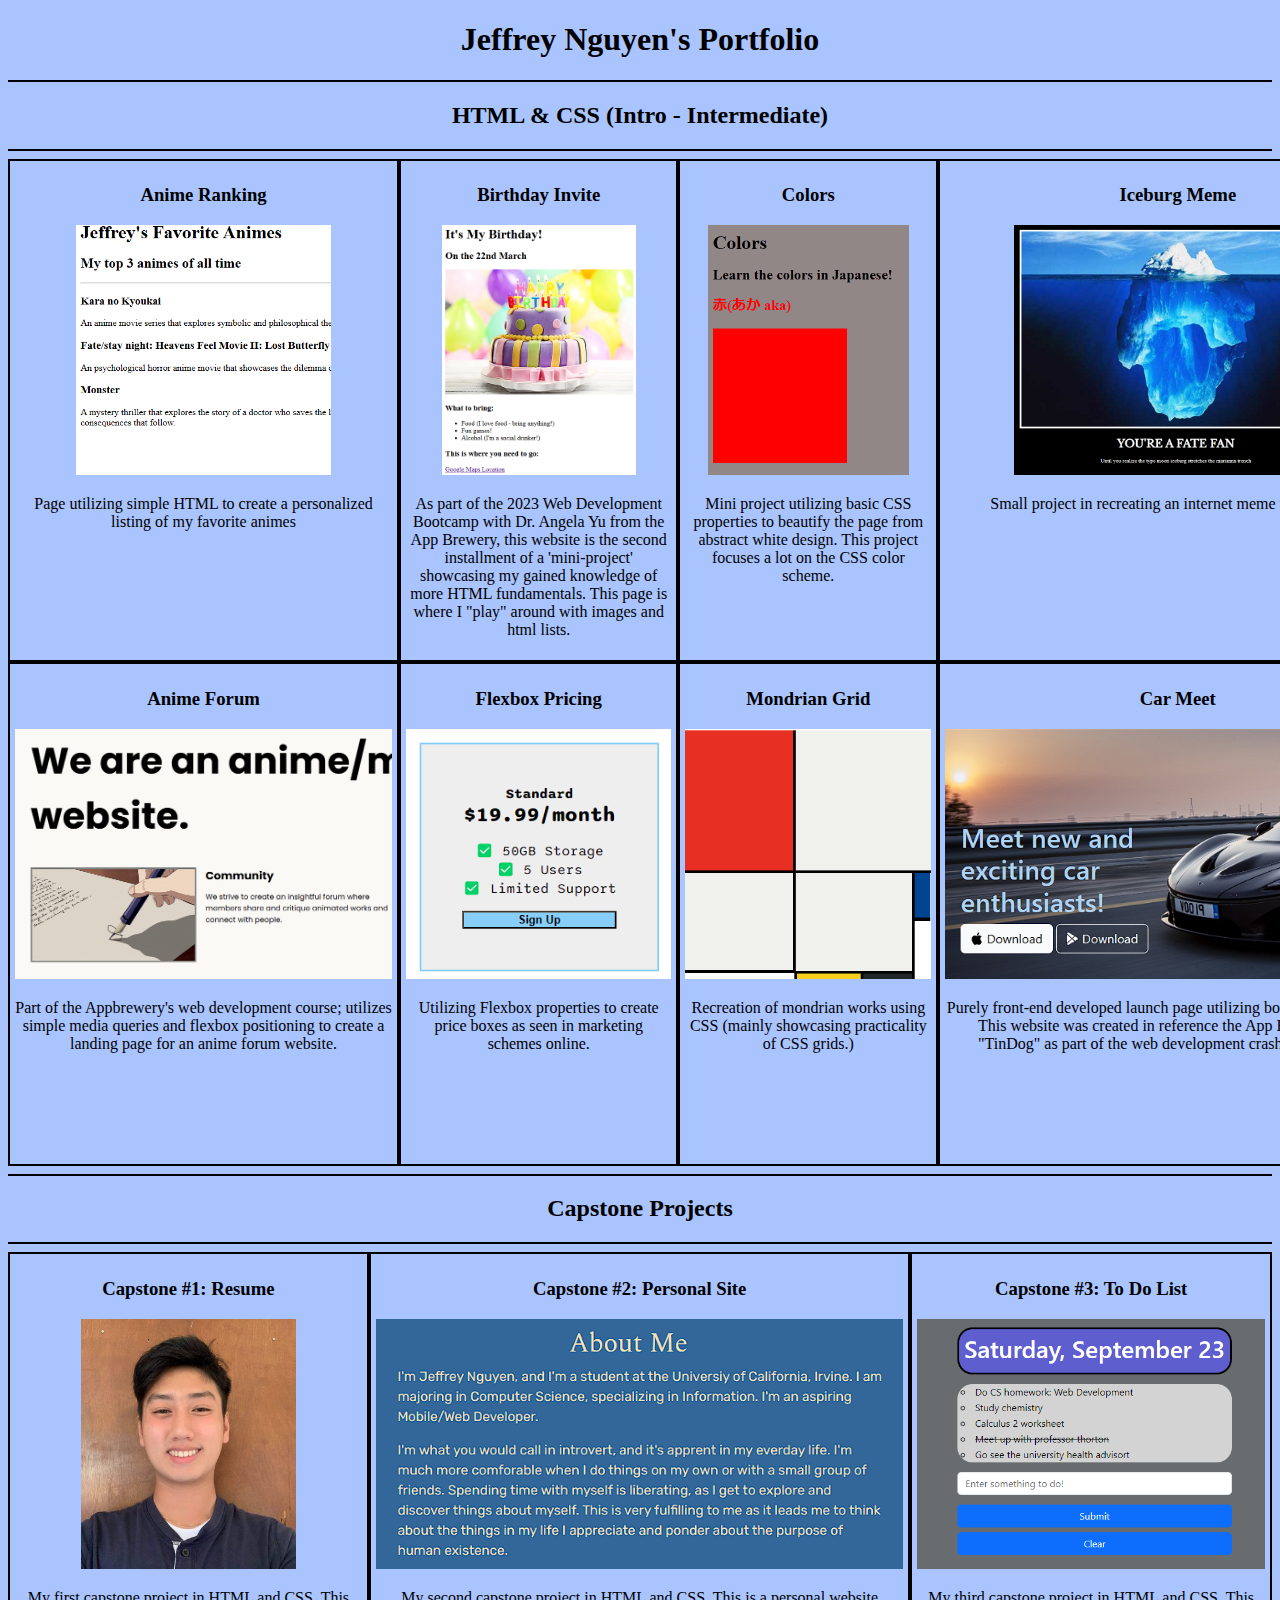
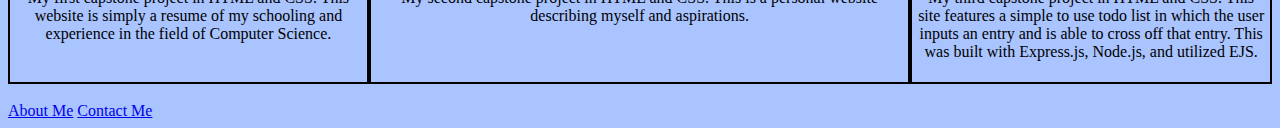
<file: index.html>
<!-- TODO 1: Create the HTML Boilerplate -->
<!DOCTYPE html>
<html lang="en" dir="ltr">
  <head>
    <meta charset="utf-8">
    <title>Jeffrey's Portfolio</title>
  
    <link rel="stylesheet" href="css/styles.css">
  </head>
  <body>
    <div id="top-nav">
      <h1 id="port_title">Jeffrey Nguyen's Portfolio</h1>
    </div>
    <hr>
    <h2>HTML & CSS (Intro - Intermediate)</h2>
    <hr>

    <section id="htmlCSS">
        <!-- <div class="grid1-item">
        </div> -->

        <div class="grid1-item">
          <h3>Anime Ranking</h3>
          <a href="projects/Favorite Animes/index.html"><img src="assets/images/anime-ranking.png" height="250px"></a>
          <p>Page utilizing simple HTML to create a personalized listing of my favorite animes</p>
        </div>

        <div class="grid1-item">
          <h3>Birthday Invite</h3>
          <a href="projects/3.4 Birthday Invite Project/index.html"><img src="assets/images/birthday-invite.png" height="250px"></a>
          <p>As part of the 2023 Web Development Bootcamp with Dr. Angela Yu from the App Brewery, this website is the second installment of a 'mini-project' showcasing my gained knowledge of more HTML fundamentals. This page is where I "play" around with images and html lists.</p>
        </div>

        <div class="grid1-item">
          <h3>Colors</h3>
          <a href="projects/5.4 Color Vocab Project/index.html"><img src="assets/images/japanese-vocab.png" height="250px"></a>
          <p>Mini project utilizing basic CSS properties to beautify the page from abstract white design. This project focuses a lot on the CSS color scheme.</p>
        </div>

        <div class="grid1-item">
          <h3>Iceburg Meme</h3>
          <a href="projects/memeProject/index.html"><img src="assets/images/iceburg-meme.png" height="250px"></a>
          <p>Small project in recreating an internet meme utilizing CSS</p>
        </div>

        <div class="grid1-item">
          <h3>Anime Forum</h3>
          <a href="projects/forumProject/index.html"><img src="assets/images/forum.png" height="250px"></a>
          <p>Part of the Appbrewery's web development course; utilizes simple media queries and flexbox positioning to create a landing page for an anime forum website. </p>
        </div>

        <div class="grid1-item">
          <h3>Flexbox Pricing</h3>
          <a href="projects/9.4 Flexbox Pricing Table Project/index.html"><img src="assets/images/pricing.png" height="250px"></a>
          <p>Utilizing Flexbox properties to create price boxes as seen in marketing schemes online.</p>
        </div>

        <div class="grid1-item">
          <h3>Mondrian Grid</h3>
          <a href="projects/10.3 Mondrian Project/index.html"><img src="assets/images/mondorian.png" height="250px"></a>
          <p>Recreation of mondrian works using CSS (mainly showcasing practicality of CSS grids.)</p>
        </div>

        <div class="grid1-item">
          <h3>Car Meet</h3>
          <a href="https://jeffreen0322.github.io/CarMeet/"><img src="assets/images/carMeet.png" height="250px"></a>
          <p>Purely front-end developed launch page utilizing bootstrap components. This website was created in reference the App Brewery's (AB) "TinDog" as part of the web development crash course by AB.</p>
        </div>  
    </section>

    <hr>
    <h2>Capstone Projects</h2>
    <hr>  

    <section id="capstone">
      <div class="grid2-item">
        <h3>Capstone #1: Resume</h3>
        <a href="https://jeffreen0322.github.io/cv/"><img src="assets/images/jeff.jpg" height="250px"></a>
        <p>My first capstone project in HTML and CSS. This website is simply a resume of my schooling and experience in the field of Computer Science.</p>
      </div>
      <div class="grid2-item">
        <h3>Capstone #2: Personal Site</h3>
        <a href="https://jeffreen0322.github.io/personal-site/"><img src="assets/images/personal.png" height="250px"></a>
        <p>My second capstone project in HTML and CSS. This is a personal website describing myself and aspirations.</p>
      </div>
      <div class="grid2-item">
        <h3>Capstone #3: To Do List</h3>
        <a href="https://github.com/jeffreen0322/todoList"><img src="assets/images/todoList.png" height="250px"></a>
        <p>My third capstone project in HTML and CSS. This site features a simple to use todo list in which the user inputs an entry and is able to cross off that entry. This was built with Express.js, Node.js, and utilized EJS.</p>
      </div>
    </section> 
    <div id="links">
      <br>
      <a href="https://jeffreen0322.github.io/cv/">About Me</a>
      <a href="https://jeffreen0322.github.io/cv/contact.html">Contact Me</a>
    </div>
  </body>
</html>
</file>
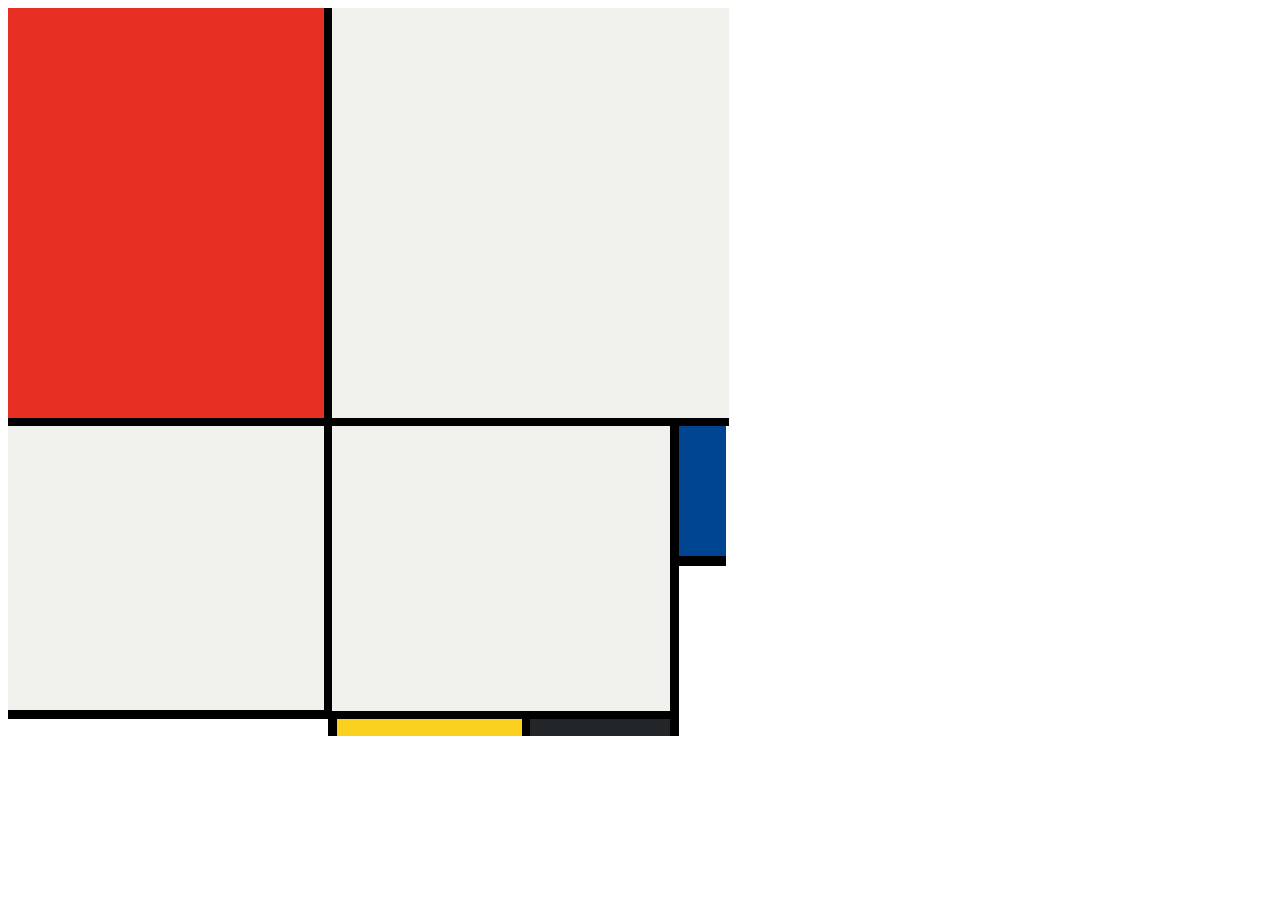
<file: projects/10.3 Mondrian Project/index.html>
<!DOCTYPE html>
<html lang="en">

<head>
  <meta charset="UTF-8">
  <meta name="viewport" content="width=device-width, initial-scale=1.0">
  <title>Mondrian Project</title>
  <style>
    /* 
    Write your CSS here 
    Gap Colour: #000
    White: #F0F1EC
    Red: #E72F24
    Black: #232629
    Blue: #004592
    Yellow: #F9D01E

    For dimensions, see dimensions.png image.
    HINT: Remember you can't change the properties of grid lines.
    But grid lines are transparent!
    */

    .container {
      display: grid;
      grid-template-rows: 414px auto 20px;
      grid-template-columns: 320px 401px;
      height: 748px;
      width: 748px;
    }

    .one-red {
      background-color: #E72F24;
      border-right: 4.5px solid #000;
      border-bottom: 4.5px solid #000;
    }

    .two-white {
      background-color: #F0F1EC;
      border-left: 4.5px solid #000;
      border-bottom: 4.5px solid #000;
    }

    .three-white {
      background-color: #F0F1EC;
      height: 284px;
      border-top: 4.5px solid #000;
      border-right: 4.5px solid #000;
      border-bottom: 9px solid #000;
    }

    .four-white {
      display: grid;
      grid-template-rows: 285px;
      grid-template-columns: 351px 50px;
      border-top: 4.5px solid #000;
    }

    .fourA-white {
      display: grid;
      grid-template-rows: 285px;
      background-color: #F0F1EC;
      border-right: 9px solid #000;
      border-left: 4.5px solid #000;
    }

    .yellow-black {
      display: grid;
      grid-template-columns: 198px 153px;
      border-top: 4.5px solid #000;
    }

    .yellow {
      background-color: #F9D01E;
      border-top: 4.5px solid #000;
      border-left: 9px solid #000;
      border-right: 4.5px solid #000;
    }

    .black {
      background-color: #232629;
      border-top: 4.5px solid #000;
      border-left: 4.5px solid #000;
      border-right: 9px solid #000;
    }

    .blue {
      background-color: #004592;
      border-bottom: 10px solid #000;
      height: 130px;
      width: 46.5px;
    }

  </style>
</head>

<body>
  <!-- Write your HTML here -->
  <div class="container">
    <div class="grid-box one-red"></div>
    <div class="grid-box two-white"></div>
    <div class="grid-box three-white"></div>
    <div class="grid-box four-white">
      <div class="sub-grid fourA-white"></div>
      <div class="sub-grid blue"></div>
        <div class="sub-grid yellow-black">
          <div class="yellow"></div>
          <div class="black"></div>
        </div>
    </div>
  </div>
</body>

</html>
</file>
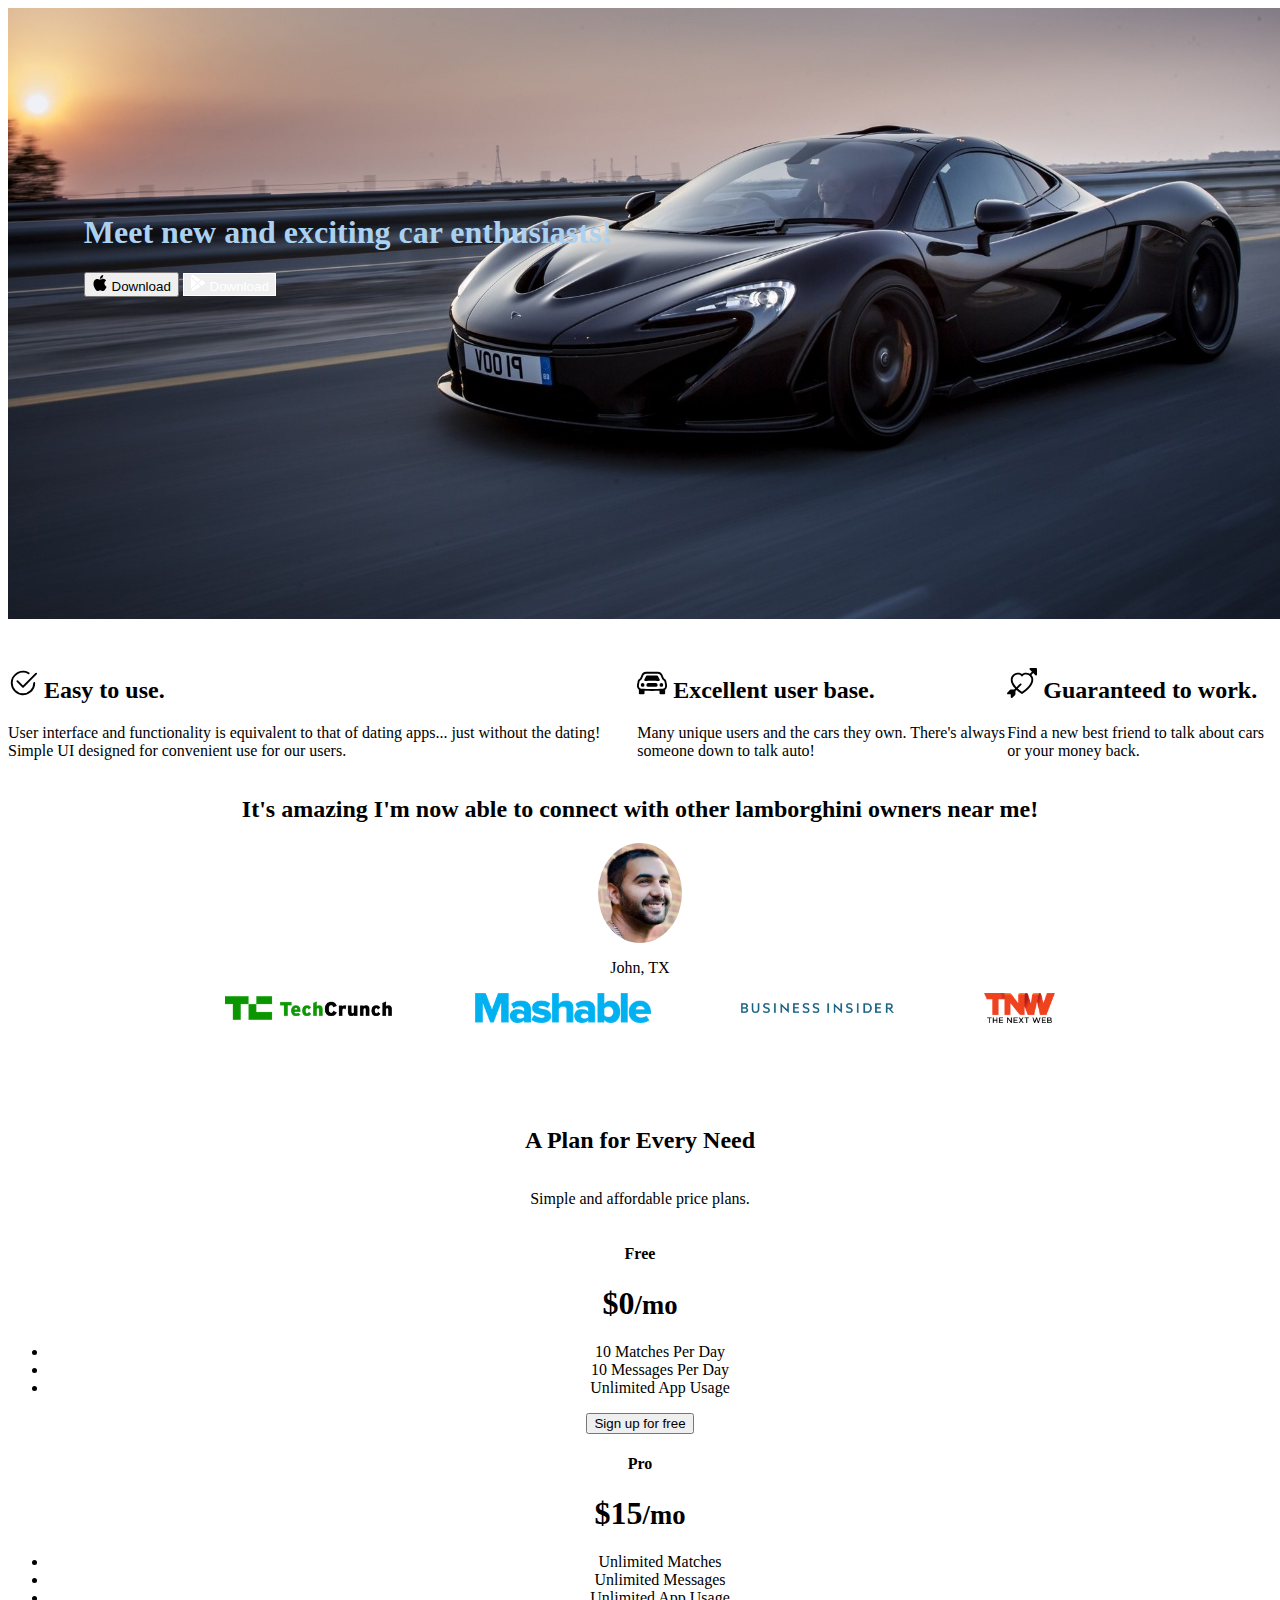
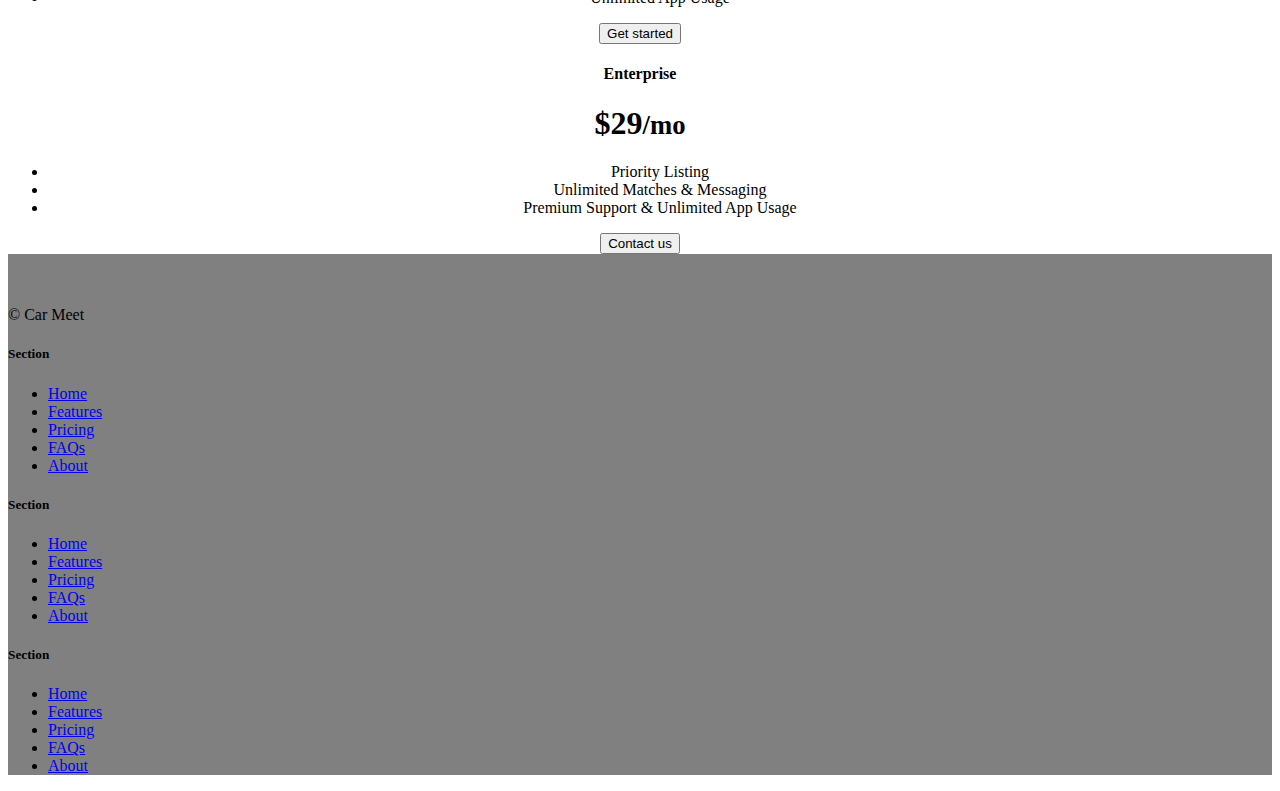
<file: projects/11.3/index.html>
<!DOCTYPE html>
<html lang="en">

<head>
  <meta charset="UTF-8">
  <meta name="viewport" content="width=device-width, initial-scale=1.0">
  
  <link href="https://cdn.jsdelivr.net/npm/bootstrap@5.3.0-alpha2/dist/css/bootstrap.min.css" rel="stylesheet"
    integrity="sha384-aFq/bzH65dt+w6FI2ooMVUpc+21e0SRygnTpmBvdBgSdnuTN7QbdgL+OapgHtvPp" crossorigin="anonymous">
  
  <link href="styles/style.css" rel="stylesheet" />

  <title>Car Meet</title>
</head>

<body>

  <!-- Title -->
  <section id="title">
    <div class="col-xl-6 col-lg-6 col-md-5 col-sm-6 background-landing">
      <img class="background-img" src="images/background.jpg">
      <div class="download-icons">
        <h1 id="car-header-caption">Meet new and exciting car enthusiasts!</h1>
        <div class="download-buttons">
          <button type="button" class="btn btn-light">
            <svg xmlns="http://www.w3.org/2000/svg" width="16" height="16" fill="currentColor" class="bi bi-apple mb-1" viewBox="0 0 16 16">
              <path d="M11.182.008C11.148-.03 9.923.023 8.857 1.18c-1.066 1.156-.902 2.482-.878 2.516.024.034 1.52.087 2.475-1.258.955-1.345.762-2.391.728-2.43Zm3.314 11.733c-.048-.096-2.325-1.234-2.113-3.422.212-2.189 1.675-2.789 1.698-2.854.023-.065-.597-.79-1.254-1.157a3.692 3.692 0 0 0-1.563-.434c-.108-.003-.483-.095-1.254.116-.508.139-1.653.589-1.968.607-.316.018-1.256-.522-2.267-.665-.647-.125-1.333.131-1.824.328-.49.196-1.422.754-2.074 2.237-.652 1.482-.311 3.83-.067 4.56.244.729.625 1.924 1.273 2.796.576.984 1.34 1.667 1.659 1.899.319.232 1.219.386 1.843.067.502-.308 1.408-.485 1.766-.472.357.013 1.061.154 1.782.539.571.197 1.111.115 1.652-.105.541-.221 1.324-1.059 2.238-2.758.347-.79.505-1.217.473-1.282Z" />
            </svg>
            Download</button>
            <button type="button" class="btn btn-outline-primary">
            <svg xmlns="http://www.w3.org/2000/svg" width="16" height="16" fill="currentColor" class="bi bi-google-play mb-1" viewBox="0 0 16 16">
              <path d="M14.222 9.374c1.037-.61 1.037-2.137 0-2.748L11.528 5.04 8.32 8l3.207 2.96 2.694-1.586Zm-3.595 2.116L7.583 8.68 1.03 14.73c.201 1.029 1.36 1.61 2.303 1.055l7.294-4.295ZM1 13.396V2.603L6.846 8 1 13.396ZM1.03 1.27l6.553 6.05 3.044-2.81L3.333.215C2.39-.341 1.231.24 1.03 1.27Z" />
            </svg>
            Download</button>
        </div>
      </div>
      <img class="profile-pic" src="images/man-hood.png">
    </div>
  </section>
  <!-- Features -->
  <section id="features">
    <div class="row g-4 py-5 row-cols-1 row-cols-lg-3 feat">
      <div class="col d-flex align-items-start">
        <div class="icon-square bg-light text-dark flex-shrink-0 me-3">
          <svg class="bi" width="1em" height="1em"><use xlink:href="#toggles2"></use></svg>
        </div>
        <div>
          <h2>
            <svg xmlns="http://www.w3.org/2000/svg" height="30" fill="currentColor" class="bi bi-check2-circle" viewBox="0 0 16 16">
            <path d="M2.5 8a5.5 5.5 0 0 1 8.25-4.764.5.5 0 0 0 .5-.866A6.5 6.5 0 1 0 14.5 8a.5.5 0 0 0-1 0 5.5 5.5 0 1 1-11 0z" />
            <path d="M15.354 3.354a.5.5 0 0 0-.708-.708L8 9.293 5.354 6.646a.5.5 0 1 0-.708.708l3 3a.5.5 0 0 0 .708 0l7-7z" />
            </svg>
            Easy to use.
          </h2>
          <p>User interface and functionality is equivalent to that of dating apps... just without the dating! Simple UI designed for convenient use for our users.</p>
        </div>
      </div>
      <div class="col d-flex align-items-start">
        <div class="icon-square bg-light text-dark flex-shrink-0 me-3">
          <svg class="bi" width="1em" height="1em"><use xlink:href="#cpu-fill"></use></svg>
        </div>
        <div>
          <h2>
            <svg xmlns="http://www.w3.org/2000/svg" width="30" height="30" fill="currentColor" class="bi bi-car-front" viewBox="0 0 16 16">
              <path d="M4 9a1 1 0 1 1-2 0 1 1 0 0 1 2 0Zm10 0a1 1 0 1 1-2 0 1 1 0 0 1 2 0ZM6 8a1 1 0 0 0 0 2h4a1 1 0 1 0 0-2H6ZM4.862 4.276 3.906 6.19a.51.51 0 0 0 .497.731c.91-.073 2.35-.17 3.597-.17 1.247 0 2.688.097 3.597.17a.51.51 0 0 0 .497-.731l-.956-1.913A.5.5 0 0 0 10.691 4H5.309a.5.5 0 0 0-.447.276Z"/>
              <path d="M2.52 3.515A2.5 2.5 0 0 1 4.82 2h6.362c1 0 1.904.596 2.298 1.515l.792 1.848c.075.175.21.319.38.404.5.25.855.715.965 1.262l.335 1.679c.033.161.049.325.049.49v.413c0 .814-.39 1.543-1 1.997V13.5a.5.5 0 0 1-.5.5h-2a.5.5 0 0 1-.5-.5v-1.338c-1.292.048-2.745.088-4 .088s-2.708-.04-4-.088V13.5a.5.5 0 0 1-.5.5h-2a.5.5 0 0 1-.5-.5v-1.892c-.61-.454-1-1.183-1-1.997v-.413a2.5 2.5 0 0 1 .049-.49l.335-1.68c.11-.546.465-1.012.964-1.261a.807.807 0 0 0 .381-.404l.792-1.848ZM4.82 3a1.5 1.5 0 0 0-1.379.91l-.792 1.847a1.8 1.8 0 0 1-.853.904.807.807 0 0 0-.43.564L1.03 8.904a1.5 1.5 0 0 0-.03.294v.413c0 .796.62 1.448 1.408 1.484 1.555.07 3.786.155 5.592.155 1.806 0 4.037-.084 5.592-.155A1.479 1.479 0 0 0 15 9.611v-.413c0-.099-.01-.197-.03-.294l-.335-1.68a.807.807 0 0 0-.43-.563 1.807 1.807 0 0 1-.853-.904l-.792-1.848A1.5 1.5 0 0 0 11.18 3H4.82Z"/>
            </svg>
            Excellent user base.
          </h2>
          <p>Many unique users and the cars they own. There's always someone down to talk auto!</p>
        </div>
      </div>
      <div class="col d-flex align-items-start">
        <div class="icon-square bg-light text-dark flex-shrink-0 me-3">
          <svg class="bi" width="1em" height="1em"><use xlink:href="#tools"></use></svg>
        </div>
        <div>
          <h2>
            <svg xmlns="http://www.w3.org/2000/svg" height="30" fill="currentColor" class="bi bi-arrow-through-heart" viewBox="0 0 16 16">
              <path fill-rule="evenodd" d="M2.854 15.854A.5.5 0 0 1 2 15.5V14H.5a.5.5 0 0 1-.354-.854l1.5-1.5A.5.5 0 0 1 2 11.5h1.793l.53-.53c-.771-.802-1.328-1.58-1.704-2.32-.798-1.575-.775-2.996-.213-4.092C3.426 2.565 6.18 1.809 8 3.233c1.25-.98 2.944-.928 4.212-.152L13.292 2 12.147.854A.5.5 0 0 1 12.5 0h3a.5.5 0 0 1 .5.5v3a.5.5 0 0 1-.854.354L14 2.707l-1.006 1.006c.236.248.44.531.6.845.562 1.096.585 2.517-.213 4.092-.793 1.563-2.395 3.288-5.105 5.08L8 13.912l-.276-.182a21.86 21.86 0 0 1-2.685-2.062l-.539.54V14a.5.5 0 0 1-.146.354l-1.5 1.5Zm2.893-4.894A20.419 20.419 0 0 0 8 12.71c2.456-1.666 3.827-3.207 4.489-4.512.679-1.34.607-2.42.215-3.185-.817-1.595-3.087-2.054-4.346-.761L8 4.62l-.358-.368c-1.259-1.293-3.53-.834-4.346.761-.392.766-.464 1.845.215 3.185.323.636.815 1.33 1.519 2.065l1.866-1.867a.5.5 0 1 1 .708.708L5.747 10.96Z" />
            </svg>
            Guaranteed to work.
          </h2>
          <p>Find a new best friend to talk about cars or your money back.</p>
        </div>
      </div>
    </div>
  </section>
  <!-- Testimonial -->
  <section id="testimonial">
    <h2>It's amazing I'm now able to connect with other lamborghini owners near me!</h2>
    <img src="images/man-smile.jpg">
    <p>John, TX</p>

    <div class="endorsements">
      <div class="col-lg-3 col-sm-12">
        <img src="./images/techcrunch.png" alt="techcrunch" height="30">
      </div>
      <div class="col-lg-3 col-sm-12">
        <img src="./images/mashable.png" alt="mashable" height="30">
      </div>
      <div class="col-lg-3 col-sm-12">
        <img src="./images/bizinsider.png" alt="bizinsider" height="30">
      </div>
      <div class="col-lg-3 col-sm-12">
        <img src="./images/tnw.png" alt="tnw" height="30">
      </div>
    </div>  
  </section>
  <!-- Pricing -->
  <section id="pricing">
    <h2>A Plan for Every Need</h2>
    <p>Simple and affordable price plans.</p>
    
    <div class="row row-cols-1 row-cols-md-3 mb-3 text-center">
      <div class="col">
        <div class="card mb-4 rounded-3 shadow-sm">
          <div class="card-header py-3">
            <h4 class="my-0 fw-normal">Free</h4>
          </div>
          <div class="card-body">
            <h1 class="card-title pricing-card-title">$0<small class="text-muted fw-light">/mo</small></h1>
            <ul class="list-unstyled mt-3 mb-4">
              <li>10 Matches Per Day</li>
              <li>10 Messages Per Day</li>
              <li>Unlimited App Usage</li>
            </ul>
            <button type="button" class="w-100 btn btn-lg btn-primary bg-light outline-dark text-dark">Sign up for free</button>
          </div>
        </div>
      </div>
      <div class="col">
        <div class="card mb-4 rounded-3 shadow-sm">
          <div class="card-header py-3 bg-dark text-white">
            <h4 class="my-0 fw-normal">Pro</h4>
          </div>
          <div class="card-body">
            <h1 class="card-title pricing-card-title">$15<small class="text-muted fw-light">/mo</small></h1>
            <ul class="list-unstyled mt-3 mb-4">
              <li>Unlimited Matches</li>
              <li>Unlimited Messages</li>
              <li>Unlimited App Usage</li>
            </ul>
            <button type="button" class="w-100 btn btn-lg btn-primary bg-dark">Get started</button>
          </div>
        </div>
      </div>
      <div class="col">
        <div class="card mb-4 rounded-3 shadow-sm border-primary">
          <div class="card-header py-3 text-dark border-primary">
            <h4 class="my-0 fw-normal">Enterprise</h4>
          </div>
          <div class="card-body">
            <h1 class="card-title pricing-card-title">$29<small class="text-muted fw-light">/mo</small></h1>
            <ul class="list-unstyled mt-3 mb-4">
              <li>Priority Listing</li>
              <li>Unlimited Matches & Messaging</li>
              <li>Premium Support & Unlimited App Usage</li>
            </ul>
            <button type="button" class="w-100 btn btn-lg btn-primary bg-dark">Contact us</button>
          </div>
        </div>
      </div>
    </div>

  </section>
  <!-- Footer -->
  <section id="footer">
    <div class="container">
      <footer class="row row-cols-1 row-cols-sm-2 row-cols-md-5 py-5 my-5 border-top">
        <div class="col mb-3">
          <a href="/" class="d-flex align-items-center mb-3 link-dark text-decoration-none">
            <svg class="bi me-2" width="40" height="32"><use xlink:href="#bootstrap"></use></svg>
          </a>
          <p class="text-muted">© Car Meet</p>
        </div>
    
        <div class="col mb-3">
    
        </div>
    
        <div class="col mb-3">
          <h5>Section</h5>
          <ul class="nav flex-column">
            <li class="nav-item mb-2"><a href="#" class="nav-link p-0 text-muted">Home</a></li>
            <li class="nav-item mb-2"><a href="#" class="nav-link p-0 text-muted">Features</a></li>
            <li class="nav-item mb-2"><a href="#" class="nav-link p-0 text-muted">Pricing</a></li>
            <li class="nav-item mb-2"><a href="#" class="nav-link p-0 text-muted">FAQs</a></li>
            <li class="nav-item mb-2"><a href="#" class="nav-link p-0 text-muted">About</a></li>
          </ul>
        </div>
    
        <div class="col mb-3">
          <h5>Section</h5>
          <ul class="nav flex-column">
            <li class="nav-item mb-2"><a href="#" class="nav-link p-0 text-muted">Home</a></li>
            <li class="nav-item mb-2"><a href="#" class="nav-link p-0 text-muted">Features</a></li>
            <li class="nav-item mb-2"><a href="#" class="nav-link p-0 text-muted">Pricing</a></li>
            <li class="nav-item mb-2"><a href="#" class="nav-link p-0 text-muted">FAQs</a></li>
            <li class="nav-item mb-2"><a href="#" class="nav-link p-0 text-muted">About</a></li>
          </ul>
        </div>
    
        <div class="col mb-3">
          <h5>Section</h5>
          <ul class="nav flex-column">
            <li class="nav-item mb-2"><a href="#" class="nav-link p-0 text-muted">Home</a></li>
            <li class="nav-item mb-2"><a href="#" class="nav-link p-0 text-muted">Features</a></li>
            <li class="nav-item mb-2"><a href="#" class="nav-link p-0 text-muted">Pricing</a></li>
            <li class="nav-item mb-2"><a href="#" class="nav-link p-0 text-muted">FAQs</a></li>
            <li class="nav-item mb-2"><a href="#" class="nav-link p-0 text-muted">About</a></li>
          </ul>
        </div>
      </footer>
    </div>
  </section>
</body>

</html>
</file>
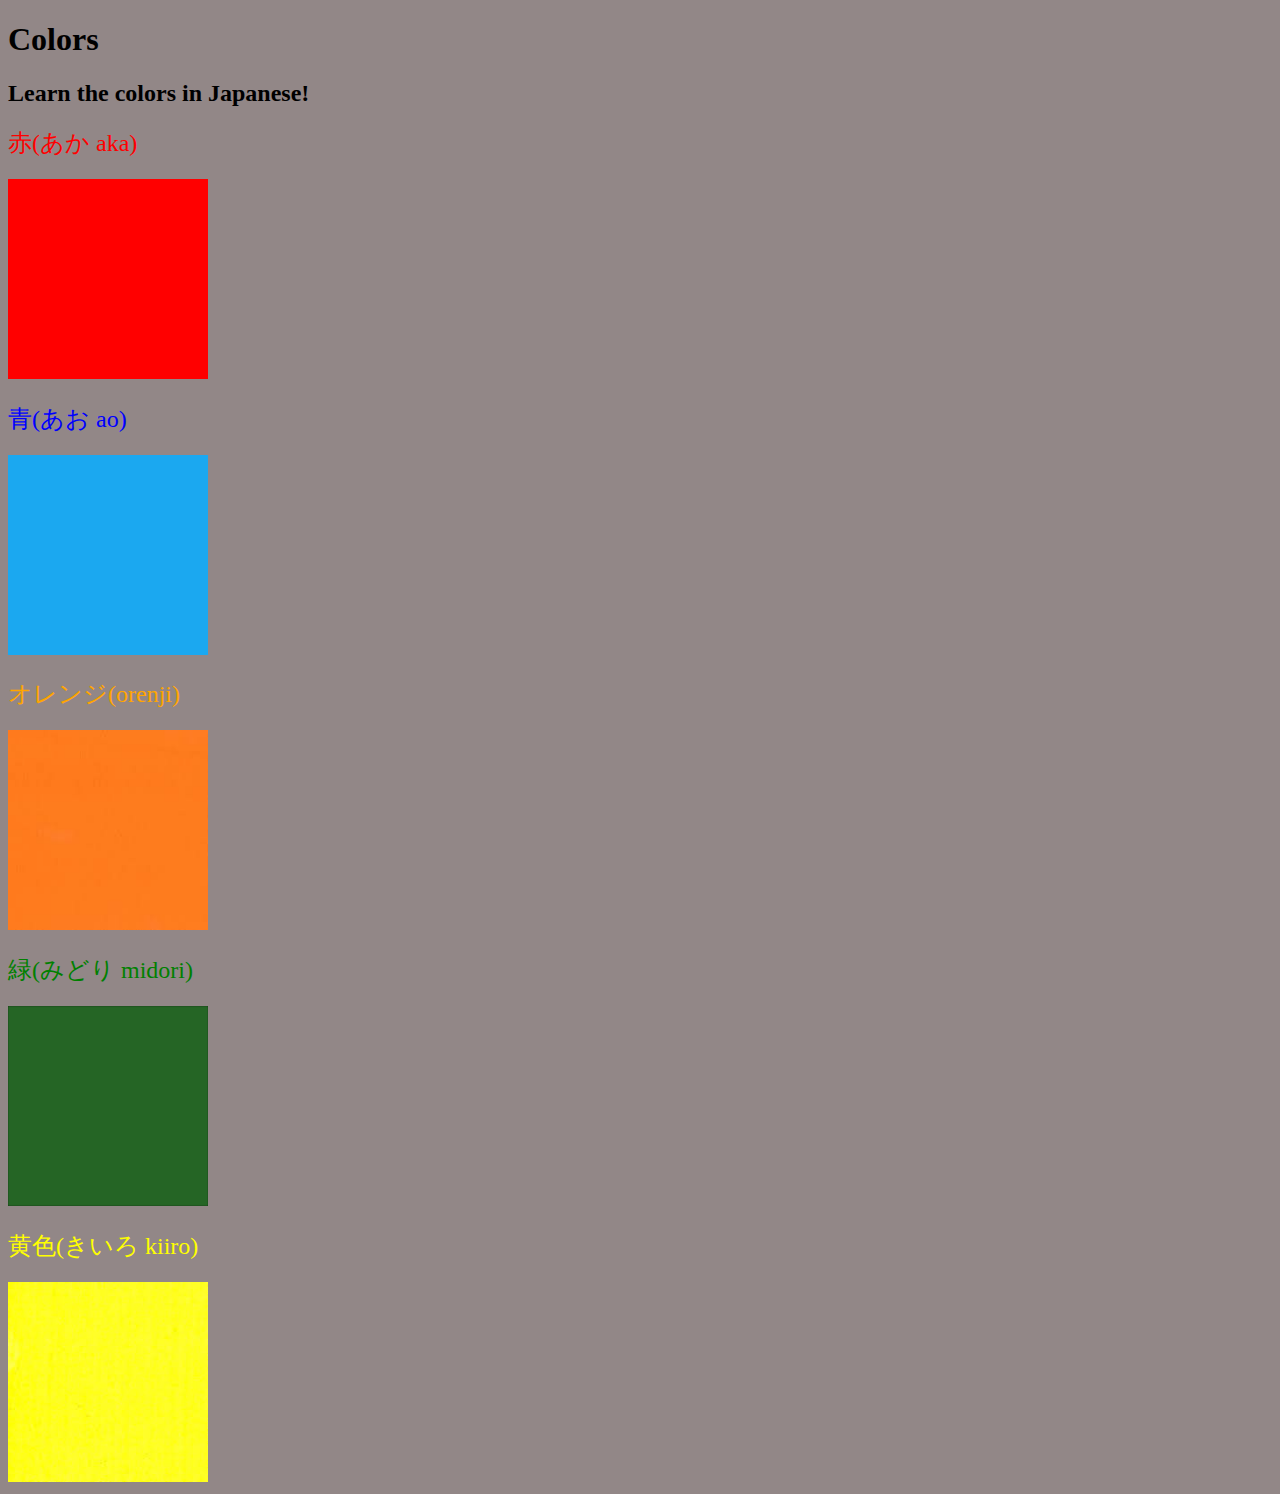
<file: projects/5.4 Color Vocab Project/index.html>
<!DOCTYPE html>
<html lang="en">

<head>
  <meta charset="UTF-8">
  <title>Japanese Vocabulary</title>
  <link rel="stylesheet" href="./style.css" />
</head>

<body>
  <h1>Colors</h1>
  <h2>Learn the colors in Japanese!</h2>
  <h2 class="color-title" id="red">赤(あか aka)</h2>
  <img class="color" src="./assets/images/red.png" alt="red" />

  <h2 class="color-title" id="blue">青(あお ao)</h2>
  <img class="color" src="./assets/images/blue.png" alt="blue" />
  
  <h2 class="color-title" id="orange">オレンジ(orenji)</h2>
  <img class="color" src="./assets/images/orange.png" alt="orange" />

  <h2 class="color-title" id="green">緑(みどり midori)</h2>
  <img class="color" src="./assets/images/green.png" alt="green" />

  <h2 class="color-title" id="yellow">黄色(きいろ kiiro)</h2>
  <img class="color" src="./assets/images/yellow.png" alt="yellow" />
</body>

</html>
</file>
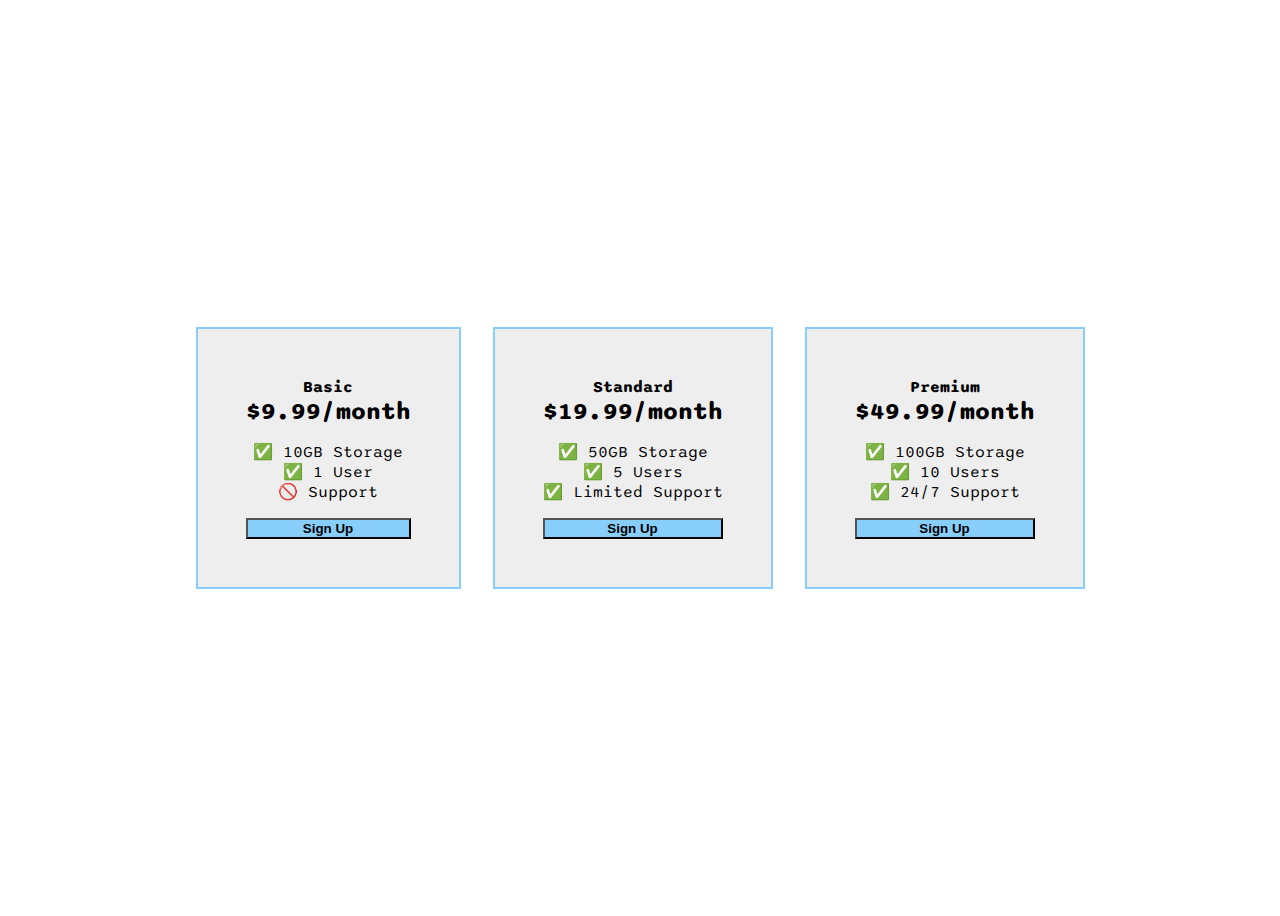
<file: projects/9.4 Flexbox Pricing Table Project/index.html>
<!DOCTYPE html>
<html>

<head>
  <title>Flexbox Pricing Table</title>
  <link rel="preconnect" href="https://fonts.googleapis.com">
  <link rel="preconnect" href="https://fonts.gstatic.com" crossorigin>
  <link href="https://fonts.googleapis.com/css2?family=Sono:wght@400;700&display=swap" rel="stylesheet">
  <style>
    body {
      font-family: 'Sono', sans-serif;
    }

    .pricing-container {
      display: flex;
      flex-direction: row;
      justify-content: center;
      align-items: center;
      height: 100vh;
      gap: 2rem;
    }

    .pricing-plan {
      display: flex;
      flex-direction: column;
      text-align: center;
      padding: 3rem;
      background-color: rgb(238, 238, 238);
      border: 2px solid lightskyblue;
    }

    .plan-features {
      padding-left: 0px;
      list-style: none;
    }
s
    .plan-title, .plan-price {
      font-size: x-large;
    }

    .plan-button {
      background-color: lightskyblue;
    }

    /* Hint: What can you do with a media query and flexbox? */
    @media (max-width: 1250px) {
      .pricing-container {
        flex-direction: column;
      }
    }
  </style>
</head>

<body>
  <div class="pricing-container">
    <div class="pricing-plan">
      <div class="plan-title"><b>Basic</b></div>
      <div class="plan-price"><b>$9.99/month</b></div>
      <ul class="plan-features">
        <li>✅ 10GB Storage</li>
        <li>✅ 1 User</li>
        <li>🚫 Support</li>
      </ul>
      <button class="plan-button"><strong>Sign Up</strong></button>
    </div>
    <div class="pricing-plan">
      <div class="plan-title"><b>Standard</b></div>
      <div class="plan-price"><b>$19.99/month</b></div>
      <ul class="plan-features">
        <li>✅ 50GB Storage</li>
        <li>✅ 5 Users</li>
        <li>✅ Limited Support</li>
      </ul>
      <button class="plan-button"><strong>Sign Up</strong></button>
    </div>
    <div class="pricing-plan">
      <div class="plan-title"><b>Premium</b></div>
      <div class="plan-price"><b>$49.99/month</b></div>
      <ul class="plan-features">
        <li>✅ 100GB Storage</li>
        <li>✅ 10 Users</li>
        <li>✅ 24/7 Support</li>
      </ul>
      <button class="plan-button"><strong>Sign Up</strong></button>
    </div>
  </div>

</body>

</html>
</file>
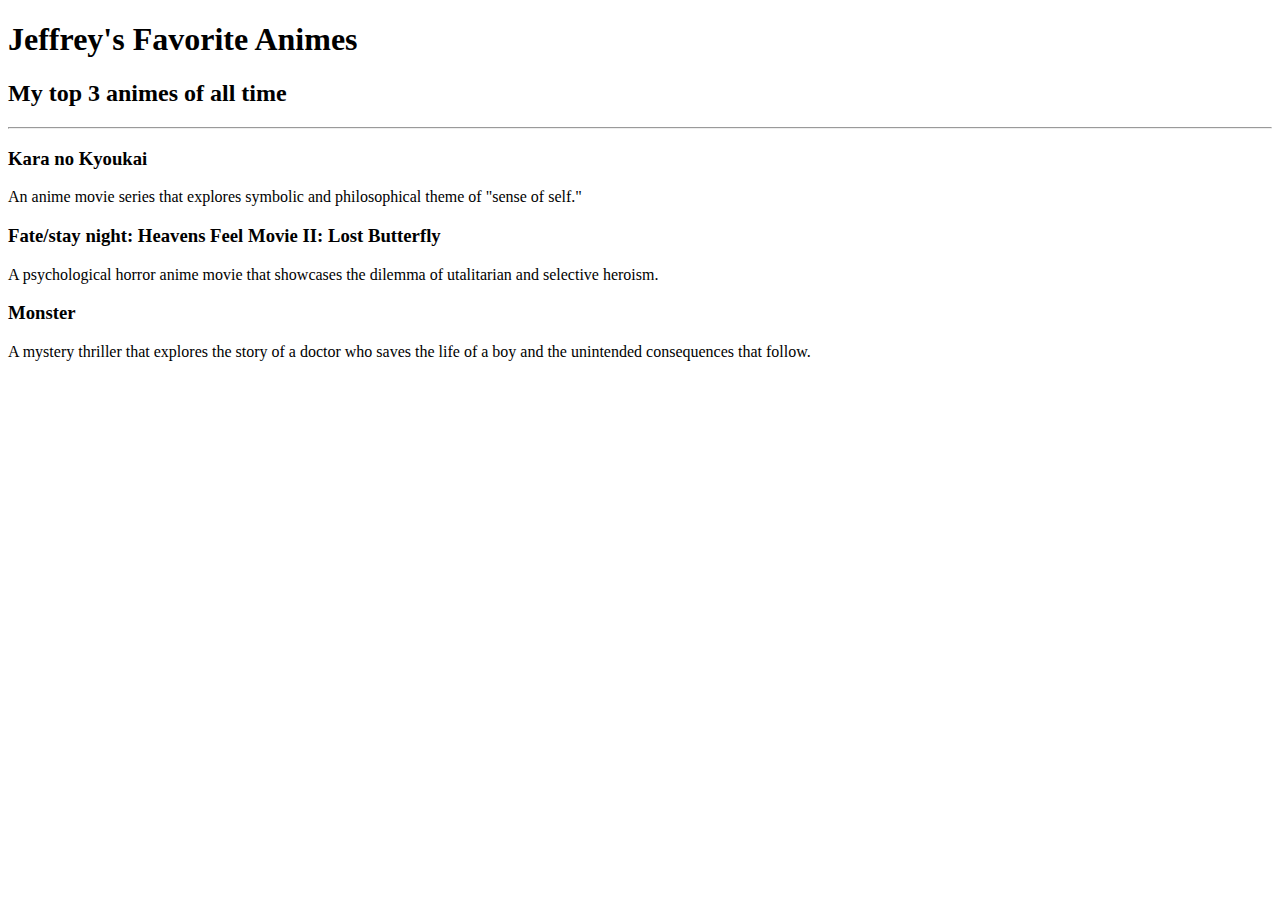
<file: projects/Favorite Animes/index.html>
<!DOCTYPE html>
<html lang="en" dir="ltr">
  <head>
    <meta charset="utf-8">
    <title>Anime Ranking</title>
  </head>
  <body>
    <h1>Jeffrey's Favorite Animes</h1>
    <h2>My top 3 animes of all time</h2>
    <hr>

    <h3>Kara no Kyoukai</h3>
    <p>An anime movie series that explores symbolic and philosophical theme of "sense of self."</p>

    <h3>Fate/stay night: Heavens Feel Movie II: Lost Butterfly</h3>
    <p>A psychological horror anime movie that showcases the dilemma of utalitarian and selective heroism.</p>

    <h3>Monster</h3>
    <p>A mystery thriller that explores the story of a doctor who saves the life of a boy and the unintended consequences that follow.</p>

  </body>
</html>
</file>
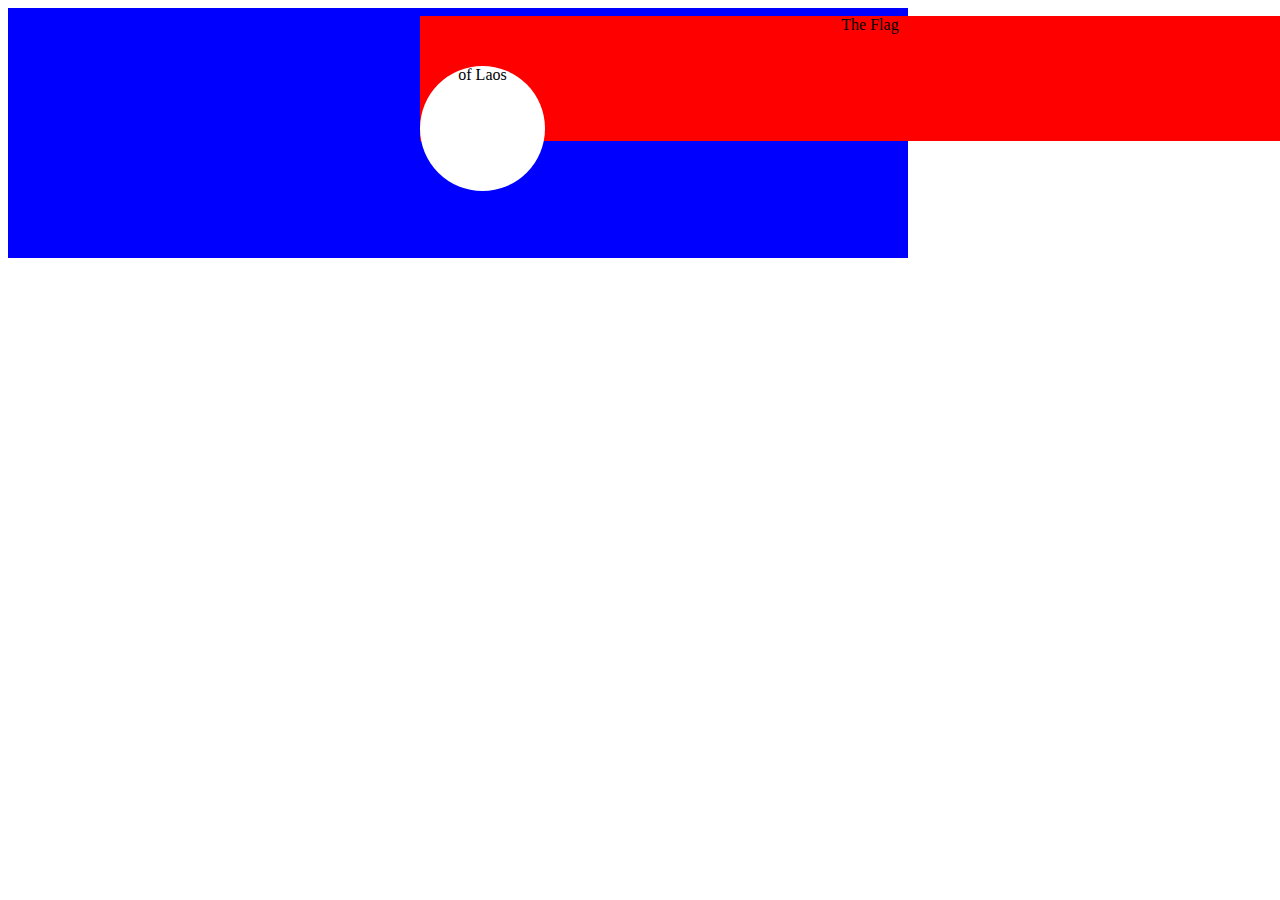
<file: projects/flagProject/index.html>
<!DOCTYPE html>
<html lang="en">

<head>
  <meta charset="UTF-8">
  <title>CSS Flag Project</title>
  <style>
    /* Write your CSS Code here */
    .flag {
      text-align: center;
      height: 600px;
      width: 900px;
    }

    .flag div {
      background-color: blue;
      height: 250px;
    }

    div.flag > p {
      background-color: red;
      border-radius: 0%;
      top: 0px;
      height: 175;
      width: 900px;
    }

    .flag p {
      background-color: white;
      border-radius: 50%;
      position: absolute;
      left: 420px;
      top: 50px;
      width: 125px;
      height: 125px;
    }
    
  </style>
</head>

<!-- 
  IMPORTANT! Do not change any HTML
Don't add any classes/ids/elements 
Use what you know about combining selectors 
and CSS specificity instead.
Hint 1: The flag is 900px by 600px and the circle is 200px by 200px.
Hint 2: You can use CSS inspection to get the colors from
https://appbrewery.github.io/flag-of-laos/
-->

<body>
  <div class="flag">
    <p>The Flag</p>
    <div>
      <div>
        <p>of Laos</p>
      </div>
    </div>
  </div>
</body>

</html>
</file>
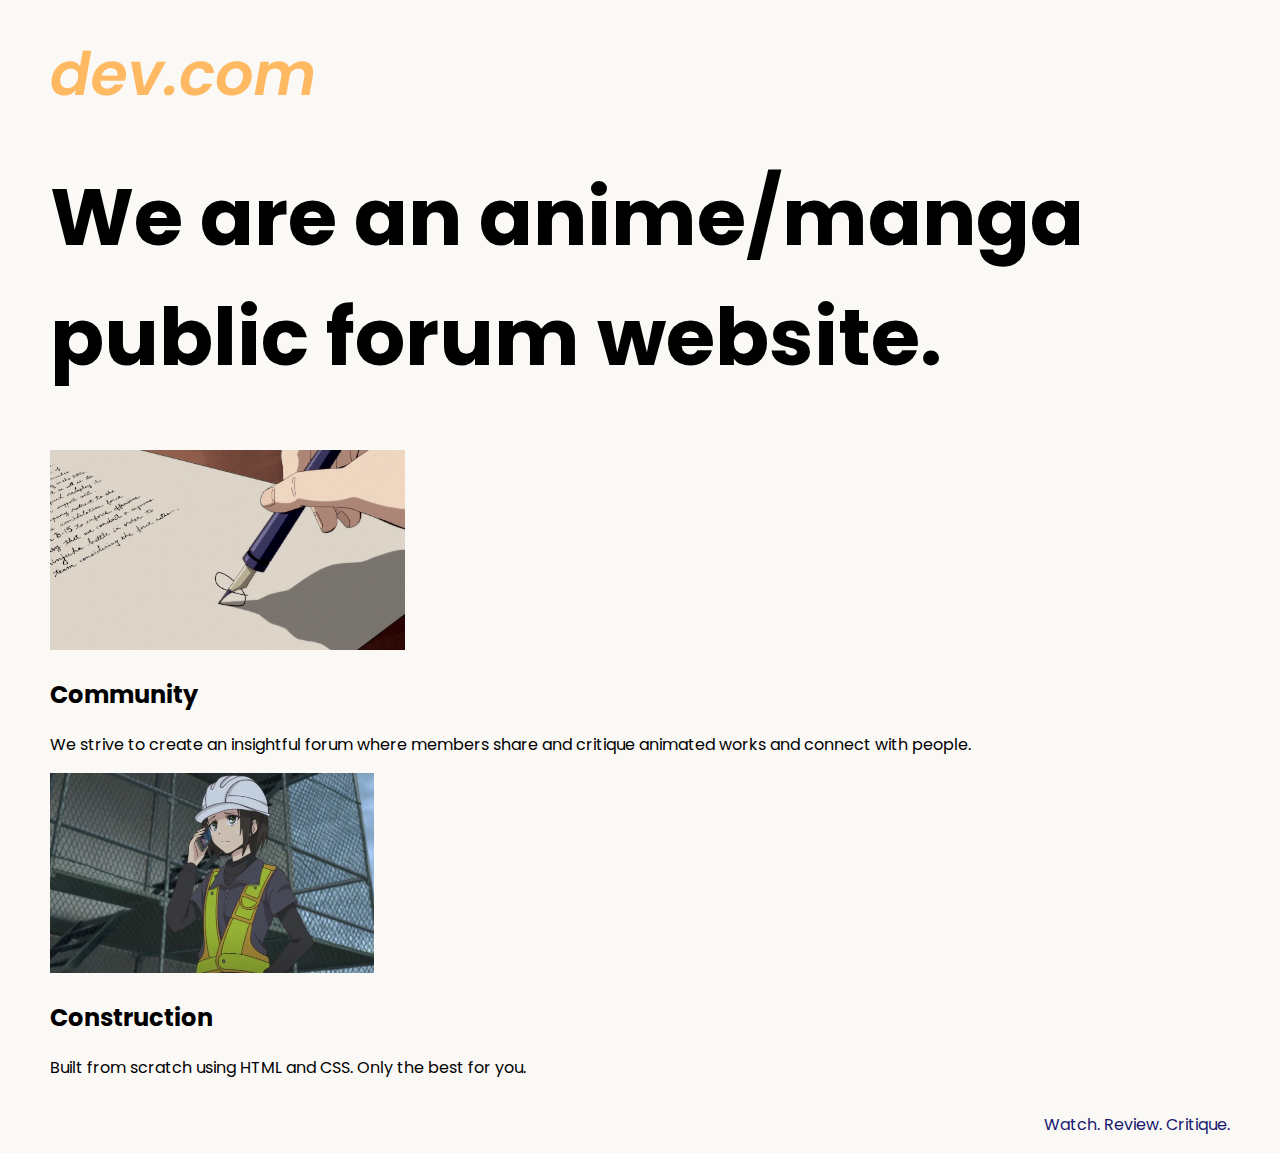
<file: projects/forumProject/index.html>
<!DOCTYPE html>
<html lang="en">

<head>
  <meta charset="UTF-8">
  <meta name="viewport" content="width=device-width, initial-scale=1.0">
  <title>Agency</title>
  <link rel="stylesheet" href="./style.css">
  <link rel="preconnect" href="https://fonts.googleapis.com">
  <link rel="preconnect" href="https://fonts.gstatic.com" crossorigin>
  <link href="https://fonts.googleapis.com/css2?family=Poppins:wght@400;700&display=swap" rel="stylesheet">
</head>

<body>
  <div class="main">
    <img class="logo" src="./assets/images/logo.png" alt="logo">
    <h1>We are an anime/manga public forum website.</h1>
    <div class="left card"><img class="tile-image" src="./assets/images/writing-gif.gif" alt="gif of hand writing on paper">
      <h2 class="card-title">Community</h2>
      <p class="card-text">We strive to create an insightful forum where members share and critique animated works and connect with people.</p>
    </div>

    <div class="right card"><img class="tile-image" src="./assets/images/Anime-construction.webp" alt="anime construction worker">
      <h2 class="card-title">Construction</h2>
      <p> Built from
        scratch using HTML and CSS. Only the best for you.</p>
    </div>

  </div>
  <footer>
    <p>Watch. Review. Critique.</p>
  </footer>
</body>

</html>
</file>
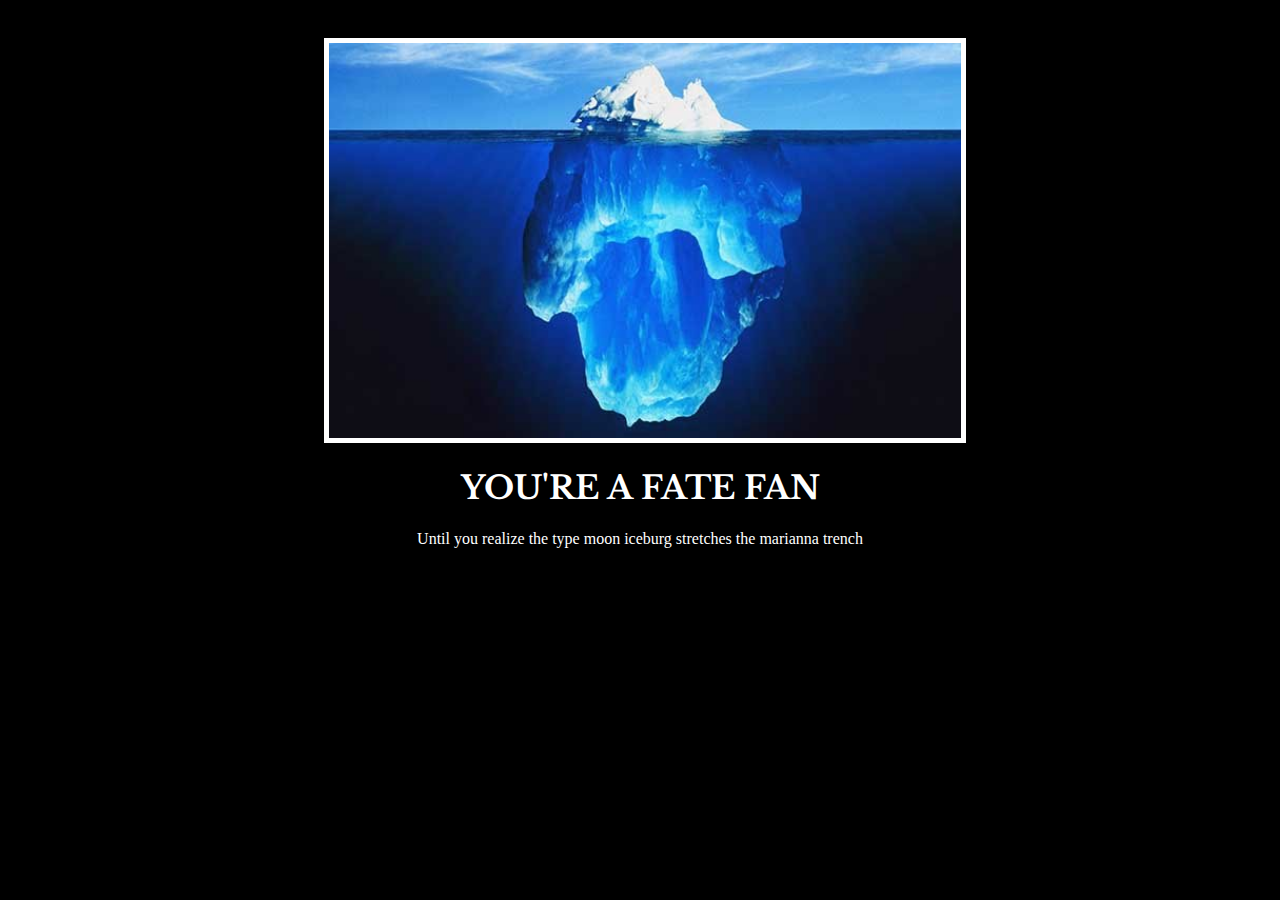
<file: projects/memeProject/index.html>
<!DOCTYPE html>
<html lang="en" dir="ltr">
  <head>
    <meta charset="utf-8">
    <title>Meme</title>
    <link rel="stylesheet" href="style.css">
    <link rel="preconnect" href="https://fonts.googleapis.com">
    <link rel="preconnect" href="https://fonts.gstatic.com" crossorigin>
    <link href="https://fonts.googleapis.com/css2?family=Libre+Baskerville&display=swap" rel="stylesheet">
  </head>
  <body>
    <div id="meme-container">
      <img src="./assets/images/iceberg.jpg" id="meme-picture"/>
      <h1 id="main-caption">You're a fate fan</h1>
      <p id="sub-caption">Until you realize the type moon iceburg stretches the marianna trench</p>
    </div>
  </body>
</html>
</file>
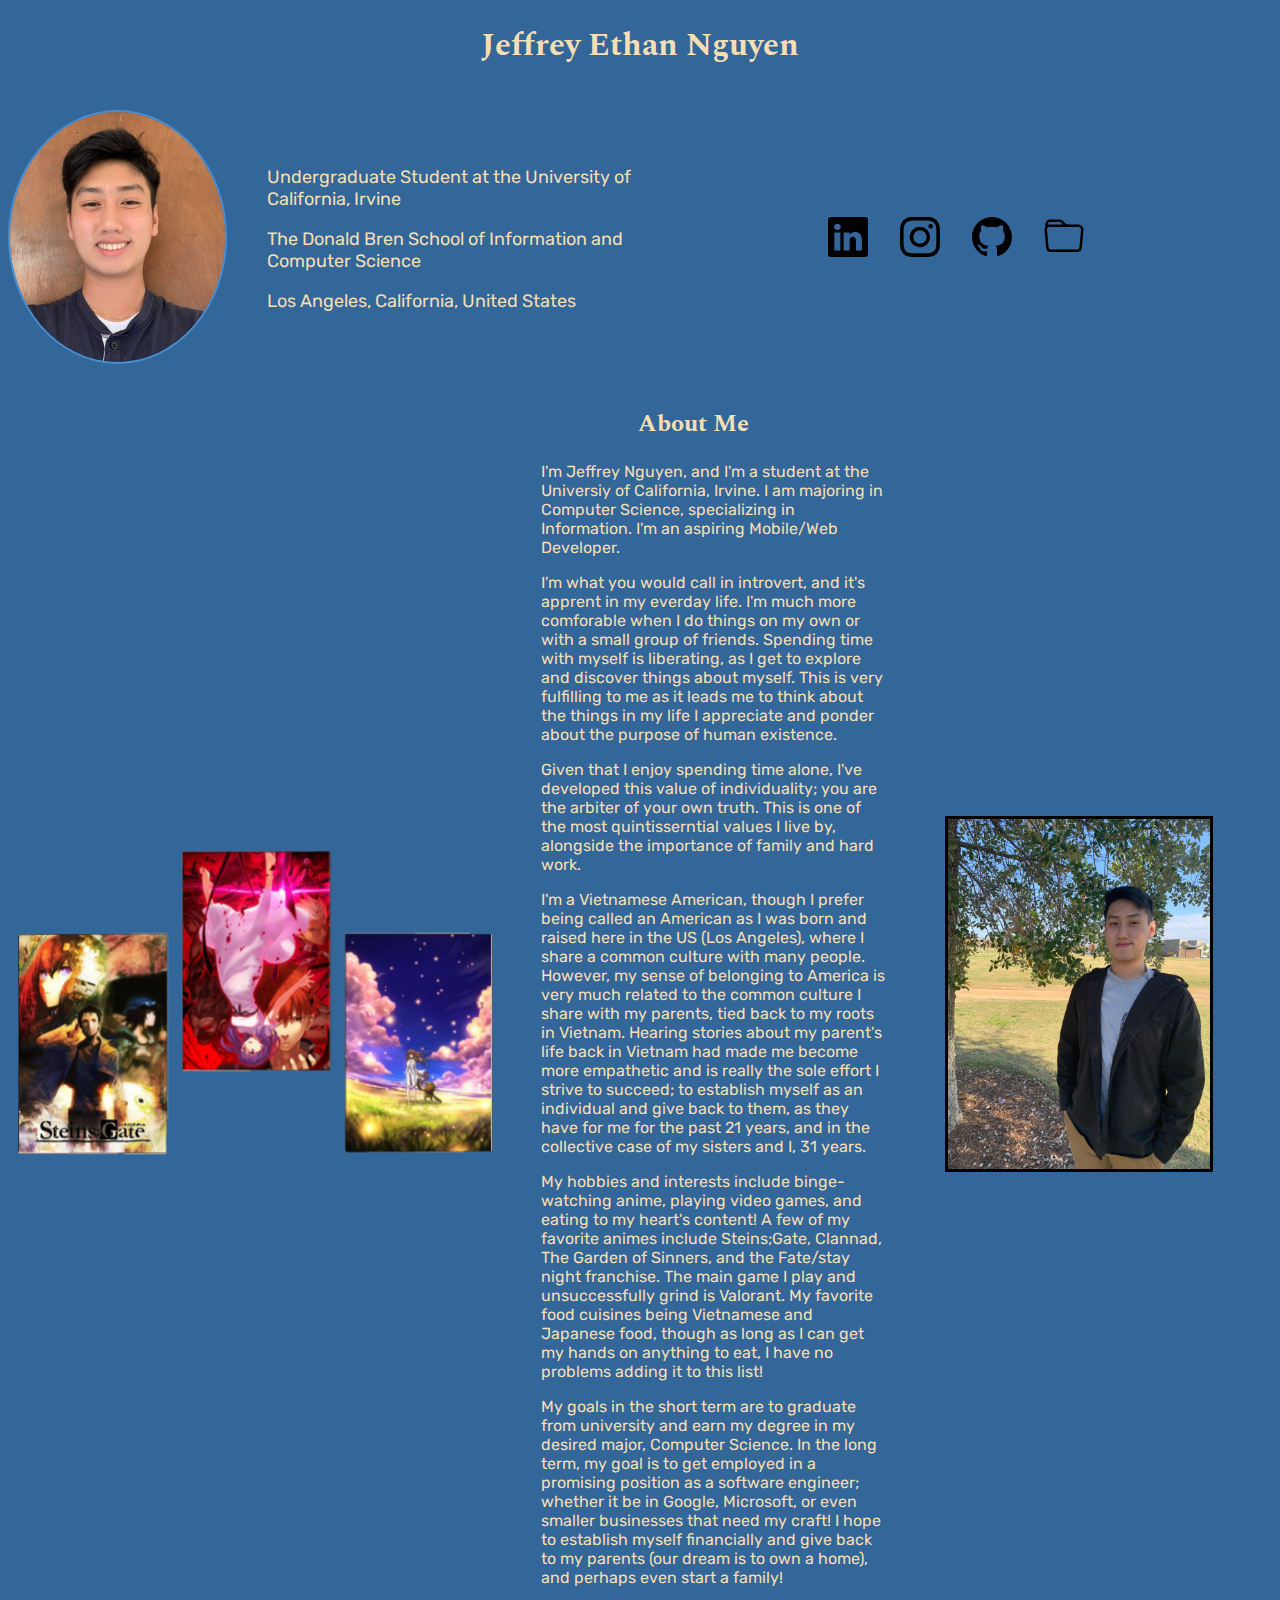
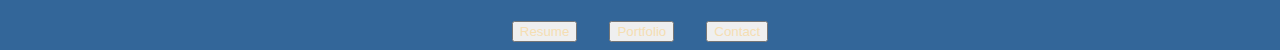
<file: projects/personalWebsite/index.html>
<!DOCTYPE html>
<html lang="en">

<head>
  <meta charset="UTF-8">
  <meta name="viewport" content="width=device-width, initial-scale=1.0">

  <link href="https://cdn.jsdelivr.net/npm/bootstrap@5.3.0/dist/css/bootstrap.min.css" rel="stylesheet" integrity="sha384-9ndCyUaIbzAi2FUVXJi0CjmCapSmO7SnpJef0486qhLnuZ2cdeRhO02iuK6FUUVM" crossorigin="anonymous">
  <link rel="stylesheet" href="https://fonts.googleapis.com/css?family=Spectral|Rubik">
  <link href="styles/style.css" rel="stylesheet" />

  <title>Jeffrey Ethan Nguyen</title>
</head>

<body>
  <section id="cover">
    <h1>Jeffrey Ethan Nguyen</h1>
    <br>
    <div class="intro">
      <div class="sub-intro profile">
        <div class="profile-picture">
          <img src="assets/images/jeff.jpg" alt="Picture of Jeffrey">
        </div>
        <div class="profile-ethos">
          <ul>Undergraduate Student at the University of California, Irvine</ul>
          <ul>The Donald Bren School of Information and Computer Science</ul>
          <ul>Los Angeles, California, United States</ul>
        </div>
      </div>
      <div class="sub-intro socials">
        <a class="social-icon" href="https://www.linkedin.com/in/jeffrey-nguyen-828a04217/" alt="linkedin">
          <svg xmlns="http://www.w3.org/2000/svg" width="40" height="40" fill="currentColor" class="bi bi-linkedin" viewBox="0 0 16 16">
            <path d="M0 1.146C0 .513.526 0 1.175 0h13.65C15.474 0 16 .513 16 1.146v13.708c0 .633-.526 1.146-1.175 1.146H1.175C.526 16 0 15.487 0 14.854V1.146zm4.943 12.248V6.169H2.542v7.225h2.401zm-1.2-8.212c.837 0 1.358-.554 1.358-1.248-.015-.709-.52-1.248-1.342-1.248-.822 0-1.359.54-1.359 1.248 0 .694.521 1.248 1.327 1.248h.016zm4.908 8.212V9.359c0-.216.016-.432.08-.586.173-.431.568-.878 1.232-.878.869 0 1.216.662 1.216 1.634v3.865h2.401V9.25c0-2.22-1.184-3.252-2.764-3.252-1.274 0-1.845.7-2.165 1.193v.025h-.016a5.54 5.54 0 0 1 .016-.025V6.169h-2.4c.03.678 0 7.225 0 7.225h2.4z"/>
          </svg>
        </a>

        <a class="social-icon" href="https://www.instagram.com/forbiddenj0322/?hl=en" alt="instagram">
          <svg xmlns="http://www.w3.org/2000/svg" width="40" height="40" fill="currentColor" class="bi bi-instagram" viewBox="0 0 16 16">
            <path d="M8 0C5.829 0 5.556.01 4.703.048 3.85.088 3.269.222 2.76.42a3.917 3.917 0 0 0-1.417.923A3.927 3.927 0 0 0 .42 2.76C.222 3.268.087 3.85.048 4.7.01 5.555 0 5.827 0 8.001c0 2.172.01 2.444.048 3.297.04.852.174 1.433.372 1.942.205.526.478.972.923 1.417.444.445.89.719 1.416.923.51.198 1.09.333 1.942.372C5.555 15.99 5.827 16 8 16s2.444-.01 3.298-.048c.851-.04 1.434-.174 1.943-.372a3.916 3.916 0 0 0 1.416-.923c.445-.445.718-.891.923-1.417.197-.509.332-1.09.372-1.942C15.99 10.445 16 10.173 16 8s-.01-2.445-.048-3.299c-.04-.851-.175-1.433-.372-1.941a3.926 3.926 0 0 0-.923-1.417A3.911 3.911 0 0 0 13.24.42c-.51-.198-1.092-.333-1.943-.372C10.443.01 10.172 0 7.998 0h.003zm-.717 1.442h.718c2.136 0 2.389.007 3.232.046.78.035 1.204.166 1.486.275.373.145.64.319.92.599.28.28.453.546.598.92.11.281.24.705.275 1.485.039.843.047 1.096.047 3.231s-.008 2.389-.047 3.232c-.035.78-.166 1.203-.275 1.485a2.47 2.47 0 0 1-.599.919c-.28.28-.546.453-.92.598-.28.11-.704.24-1.485.276-.843.038-1.096.047-3.232.047s-2.39-.009-3.233-.047c-.78-.036-1.203-.166-1.485-.276a2.478 2.478 0 0 1-.92-.598 2.48 2.48 0 0 1-.6-.92c-.109-.281-.24-.705-.275-1.485-.038-.843-.046-1.096-.046-3.233 0-2.136.008-2.388.046-3.231.036-.78.166-1.204.276-1.486.145-.373.319-.64.599-.92.28-.28.546-.453.92-.598.282-.11.705-.24 1.485-.276.738-.034 1.024-.044 2.515-.045v.002zm4.988 1.328a.96.96 0 1 0 0 1.92.96.96 0 0 0 0-1.92zm-4.27 1.122a4.109 4.109 0 1 0 0 8.217 4.109 4.109 0 0 0 0-8.217zm0 1.441a2.667 2.667 0 1 1 0 5.334 2.667 2.667 0 0 1 0-5.334z"/>
          </svg>
        </a>

        <a class="social-icon" href="https://github.com/jeffreen0322" alt="github">
          <svg xmlns="http://www.w3.org/2000/svg" width="40" height="40" fill="currentColor" class="bi bi-github" viewBox="0 0 16 16">
            <path d="M8 0C3.58 0 0 3.58 0 8c0 3.54 2.29 6.53 5.47 7.59.4.07.55-.17.55-.38 0-.19-.01-.82-.01-1.49-2.01.37-2.53-.49-2.69-.94-.09-.23-.48-.94-.82-1.13-.28-.15-.68-.52-.01-.53.63-.01 1.08.58 1.23.82.72 1.21 1.87.87 2.33.66.07-.52.28-.87.51-1.07-1.78-.2-3.64-.89-3.64-3.95 0-.87.31-1.59.82-2.15-.08-.2-.36-1.02.08-2.12 0 0 .67-.21 2.2.82.64-.18 1.32-.27 2-.27.68 0 1.36.09 2 .27 1.53-1.04 2.2-.82 2.2-.82.44 1.1.16 1.92.08 2.12.51.56.82 1.27.82 2.15 0 3.07-1.87 3.75-3.65 3.95.29.25.54.73.54 1.48 0 1.07-.01 1.93-.01 2.2 0 .21.15.46.55.38A8.012 8.012 0 0 0 16 8c0-4.42-3.58-8-8-8z"/>
          </svg>
        </a>

        <a class="social-icon" href="https://jeffreen0322.github.io/portfolio/" alt="portfolio">
          <svg xmlns="http://www.w3.org/2000/svg" width="40" height="40" fill="currentColor" class="bi bi-folder" viewBox="0 0 16 16">
            <path d="M.54 3.87.5 3a2 2 0 0 1 2-2h3.672a2 2 0 0 1 1.414.586l.828.828A2 2 0 0 0 9.828 3h3.982a2 2 0 0 1 1.992 2.181l-.637 7A2 2 0 0 1 13.174 14H2.826a2 2 0 0 1-1.991-1.819l-.637-7a1.99 1.99 0 0 1 .342-1.31zM2.19 4a1 1 0 0 0-.996 1.09l.637 7a1 1 0 0 0 .995.91h10.348a1 1 0 0 0 .995-.91l.637-7A1 1 0 0 0 13.81 4H2.19zm4.69-1.707A1 1 0 0 0 6.172 2H2.5a1 1 0 0 0-1 .981l.006.139C1.72 3.042 1.95 3 2.19 3h5.396l-.707-.707z"/>
          </svg>
        </a>
      </div>
      <br>
  </section>
  <section id="body">
    <div class="biography">
      <div class="complimentary-photo anime"><img src="assets/images/anime.png" alt="Jeffrey's favorite animes."></div>
      <div class="bio-info">
        <h2>About Me</h2>
        <ul>I'm Jeffrey Nguyen, and I'm a student at the Universiy of California, Irvine. I am majoring in Computer Science, specializing in Information. I'm an aspiring Mobile/Web Developer.</ul>
        <ul>I'm what you would call in introvert, and it's apprent in my everday life. I'm much more comforable when I do things on my own or with a small group of friends. Spending time with myself is liberating, as I get to explore and discover things about myself. This is very fulfilling to me as it leads me to think about the things in my life I appreciate and ponder about the purpose of human existence.</ul>
        <ul>Given that I enjoy spending time alone, I've developed this value of individuality; you are the arbiter of your own truth. This is one of the most quintisserntial values I live by, alongside the importance of family and hard work.</ul>
        <ul>I'm a Vietnamese American, though I prefer being called an American as I was born and raised here in the US (Los Angeles), where I share a common culture with many people. However, my sense of belonging to America is very much related to the common culture I share with my parents, tied back to my roots in Vietnam. Hearing stories about my parent's life back in Vietnam had made me become more empathetic and is really the sole effort I strive to succeed; to establish myself as an individual and give back to them, as they have for me for the past 21 years, and in the collective case of my sisters and I, 31 years.</ul>
        <ul>My hobbies and interests include binge-watching anime, playing video games, and eating to my heart's content! A few of my favorite animes include Steins;Gate, Clannad, The Garden of Sinners, and the Fate/stay night franchise. The main game I play and unsuccessfully grind is Valorant. My favorite food cuisines being Vietnamese and Japanese food, though as long as I can get my hands on anything to eat, I have no problems adding it to this list!</ul>
        <ul>My goals in the short term are to graduate from university and earn my degree in my desired major, Computer Science. In the long term, my goal is to get employed in a promising position as a software engineer; whether it be in Google, Microsoft, or even smaller businesses that need my craft! I hope to establish myself financially and give back to my parents (our dream is to own a home), and perhaps even start a family!</ul>
      </div>
      <div class="complimentary-photo"><img class="jeff" src="assets/images/parkJeff.jpg" alt="photo of Jeffrey"></div>
      <br>
    </div>
    <div class="resume-portfolio">
      <a href="https://jeffreen0322.github.io/cv/"><button type="button" class="btn btn-outline-light custom-btn">  Resume  </button></a>
      <a href="https://jeffreen0322.github.io/portfolio/"><button type="button" class="btn btn-outline-light custom-btn">Portfolio</button></a>
      <a href="contact.html"><button type="button" class="btn btn-outline-light custom-btn"> Contact </button></a>
    </div>
  </section>
</body>

</html>
</file>
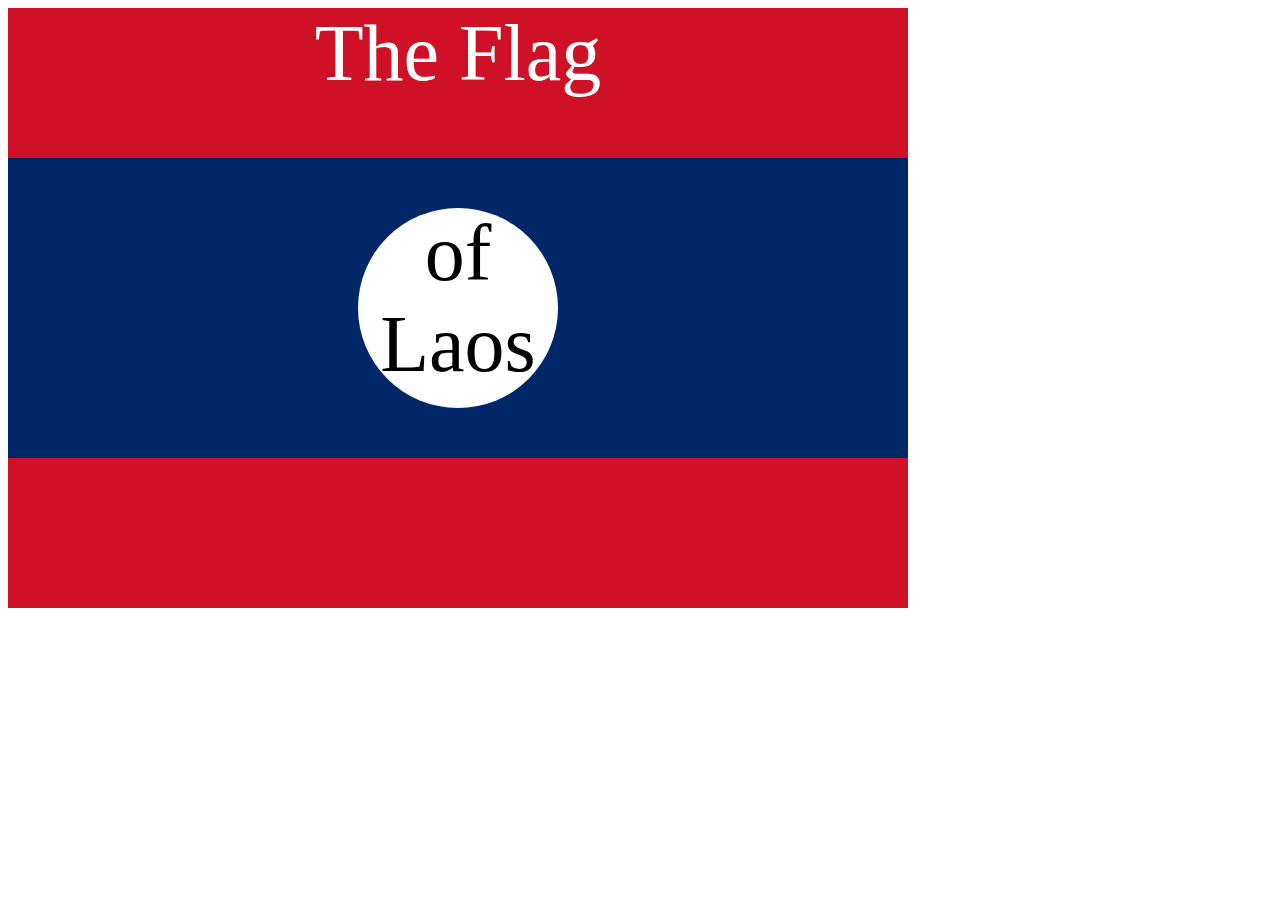
<file: projects/flagProject/solution.html>
<!DOCTYPE html>
<html lang="en">

<head>
  <meta charset="UTF-8">
  <title>CSS Flag Project</title>
  <style>
    .flag {
      width: 900px;
      height: 600px;
      position: relative;
      background-color: #CE1126;

    }

    .flag > div {
      background-color: #002868;
      height: 300px;
      width: 100%;
      position: absolute;
      top: 150px;
    }

    .flag > div > div {
      background-color: white;
      position: absolute;

      height: 200px;
      width: 200px;
      border-radius: 50%;
      top: 50px;
      left: 350px;
    }

    p {
      font-size: 5rem;
      color: white;
      text-align: center;
      padding: 0;
      margin: 0;
    }

    .flag>div div p {
      color: black;
    }
  </style>
</head>

<body>
  <div class="flag">
    <p>The Flag</p>
    <div>
      <div>
        <p>of Laos</p>
      </div>
    </div>
  </div>
</body>

</html>
</file>
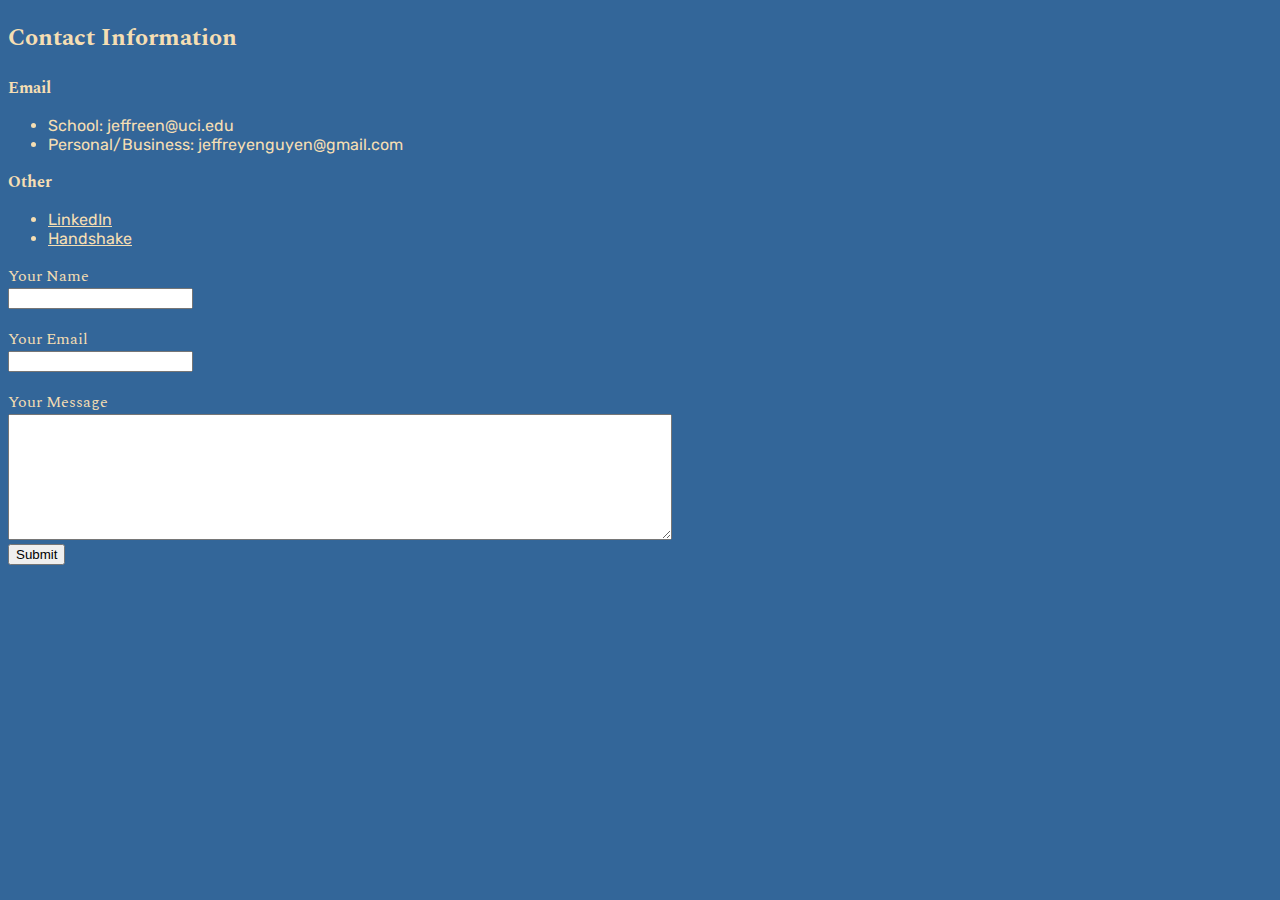
<file: projects/personalWebsite/contact.html>
<!DOCTYPE html>
<html lang="en" dir="ltr">
  <head>
    <meta charset="utf-8">
    <title>Conact</title>
    <link rel="stylesheet" href="styles/style.css">
    <link rel="stylesheet" href="https://fonts.googleapis.com/css?family=Spectral|Rubik">
  </head>
  <body>
    <h2 style="text-align: left;">Contact Information</h2>
    <p>
      <strong>Email</strong>
      <ul>
        <li>School: jeffreen@uci.edu</li>
        <li>Personal/Business: jeffreyenguyen@gmail.com</li>
      </ul>
      <strong>Other</strong>
      <ul>
        <li><a id="linkedInLink" href="https://www.linkedin.com/in/jeffrey-nguyen-828a04217/">LinkedIn</a></li>
        <li><a id="handshakeLink" href="https://app.joinhandshake.com/stu/users/25970767">Handshake</a></li>
      </ul>
    </p>
    <div class="contact-form">
        <form class="" action="mailto:jeffreyenguyen@gmail.com" method="post" enctype="text/plain">
        <label for="">Your Name</label><br>
        <input type="text" name="yourName" value="">
        <br><br>
        <label for="">Your Email</label><br>
        <input type="text" name="yourEmail" value="">
        <br><br>
        <label for="">Your Message</label><br>
        <textarea name="yourMessage" rows="8" cols="80"></textarea><br>
        <input type="submit" name="">
        </form>
    </div>  
  </body>
</html>
</file>
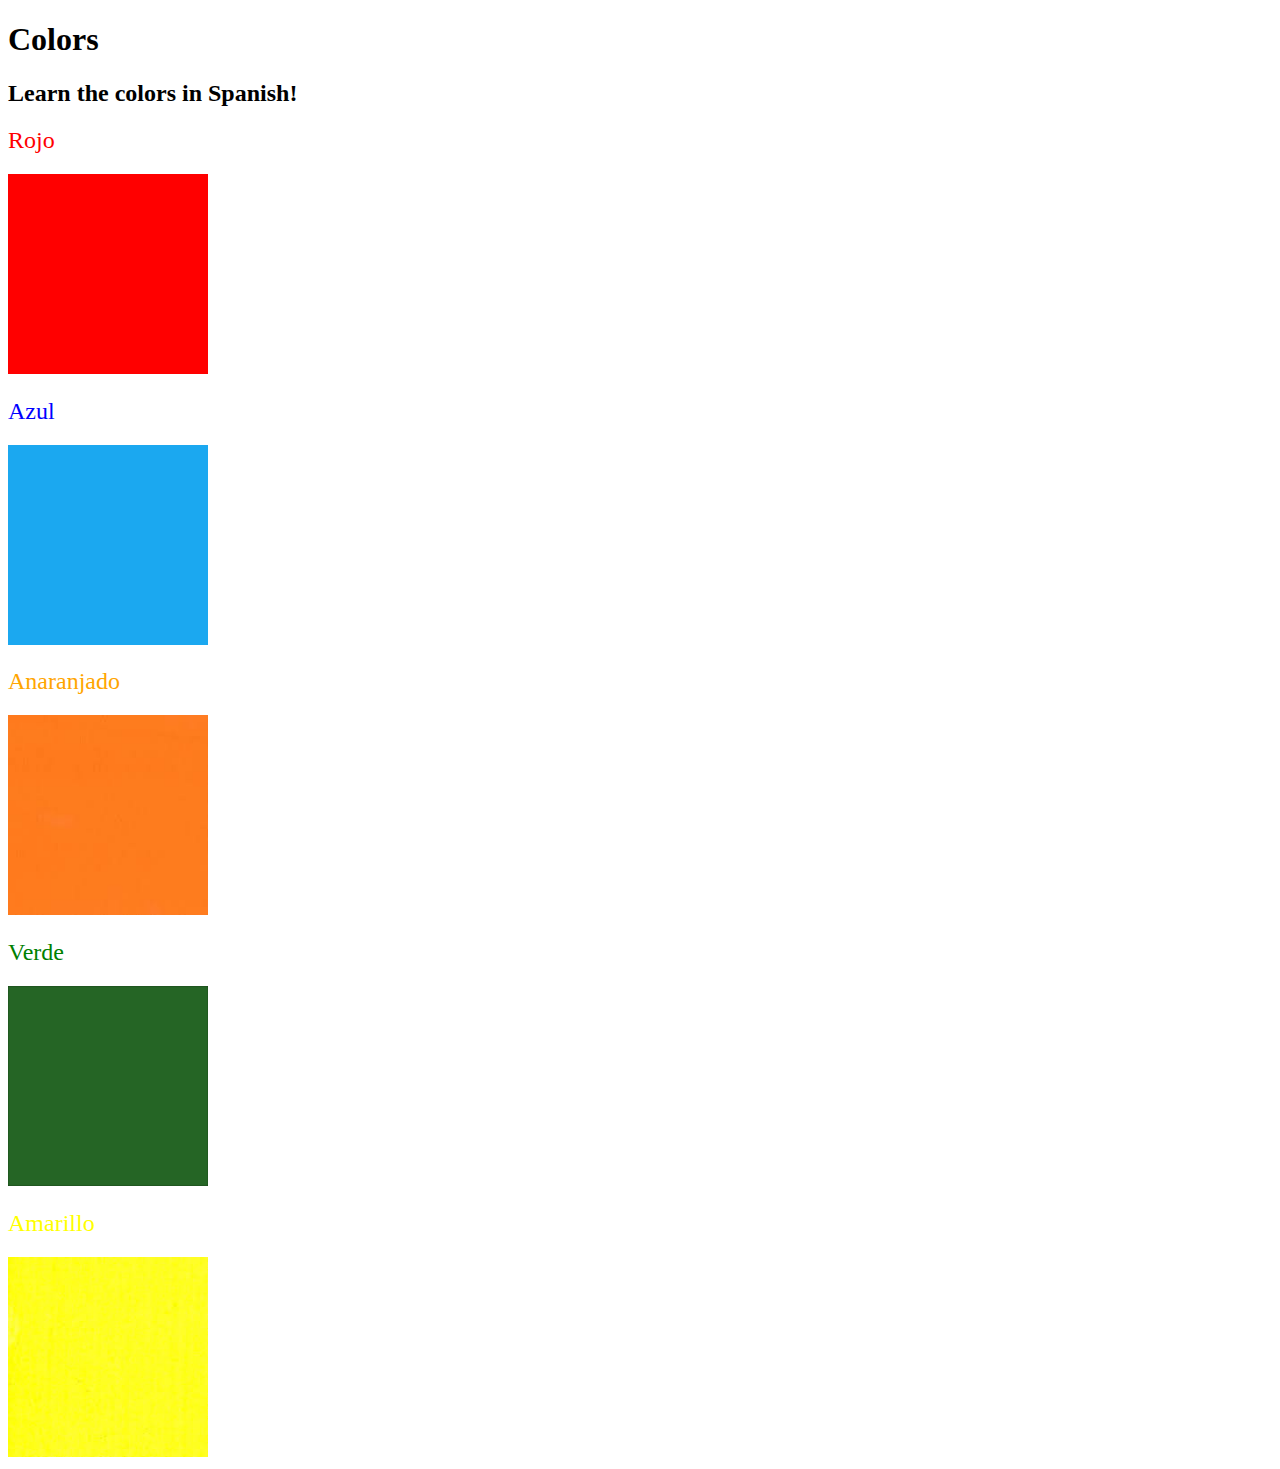
<file: projects/5.4 Color Vocab Project/solution/solution.html>
<!DOCTYPE html>
<html lang="en">

<head>
  <meta charset="UTF-8">
  <title>Spanish Vocabulary</title>
  <link rel="stylesheet" href="./style.css" />
</head>

<body>
  <h1>Colors</h1>
  <h2>Learn the colors in Spanish!</h2>
  <h2 class="color-title" id="red">Rojo</h2>
  <img class="color" src="./assets/images/red.png" alt="red" />

  <h2 class="color-title" id="blue">Azul</h2>
  <img src="./assets/images/blue.png" alt="blue" />

  <h2 class="color-title" id="orange">Anaranjado</h2>
  <img src="./assets/images/orange.png" alt="orange" />

  <h2 class="color-title" id="green">Verde</h2>
  <img src="./assets/images/green.png" alt="green" />

  <h2 class="color-title" id="yellow">Amarillo</h2>
  <img src="./assets/images/yellow.png" alt="yellow" />
</body>

</html>
</file>
<file: css/styles.css>
body {
  background-color: #AAC4FF;
}

h1, h2 {
  font-family: Georgia;
}

h2 {
  text-align: center;
}

hr {
  background-color: black;
  border-style: none;
  height: 2px;
}

.grid1-item, .grid2-item {
  text-align: center;
  padding: 5px;
  border: 2px black solid;
}

#htmlCSS {
  display: grid;
  grid-template-columns: 1fr 1fr 1fr 1fr;
  grid-template-rows: 1fr 1fr;
}

#capstone {
  display: grid;  
  grid-template-columns: 1fr 1fr 1fr;
  grid-template-rows: 1fr;
}

#container h3, #class-project h3 {
  color: #E0144C;
}

#top-nav {
  text-align: center;
}
</file>
<file: projects/11.3/styles/style.css>
.background-img {
    width: 100vw;
}

.background-landing {
    position: relative;
}

.download-icons {
    position: absolute;
    top: 30%;
    left: 6%;
}

.download-buttons {
    gap: 1rem;
}

.btn-outline-primary {
    border: 1px white solid;
    color: white;
}

.btn-outline-primary:hover {
    background-color: rgb(66, 65, 64);
    border-color: grey
}

.feat {
    display: flex;
    justify-content: center;
}

.endorsements {
    display: flex;
    justify-content: center;
    gap: 5rem;
    margin-bottom: 5rem;
}

#car-header-caption {
    color: rgb(171, 209, 241);
}

#title {
    position: relative;
}

#features {
    margin-top: 5px;
}

#testimonial {
    display: flex;
    justify-content: center;
    align-items: center;
    flex-direction: column;
    text-align: center;
}

#testimonial > h2 {
    margin-bottom: 20px;
}

#testimonial > img {
    border-radius: 50%;
    height: 100px;
    width: fit-content;
    margin-bottom: 2    px;
}

#pricing {
    display: flex;
    flex-direction: column;
    justify-content: center;
    text-align: center;
}

#footer {
    background-color: grey;
    width: 100%
}

/* Media Queries */
@media (min-width: 1200px) {
    .profile-pic {
        position: absolute;
        top: 65%;
        left: 170%;
        height: 70%;
        transform: translate(-50%, -50%);
    }
}

@media (min-width: 992px) and (max-width: 1199px) {
    .profile-pic {
        position: absolute;
        top: 65%;
        left: 170%;
        height: 70%;
        transform: translate(-50%, -50%);
    }
}

@media (min-width: 768px) and (max-width: 991px) {
    .profile-pic {
        position: absolute;
        top: 65%;
        left: 200%;
        height: 70%;
        transform: translate(-50%, -50%);
    }


    .endorsements {
        display: flex;
        flex-direction: column;
        justify-content: center;
        gap: 5rem;
    }
}

@media (max-width: 767px) {
    .profile-pic {
        height: 0px;
    }

    .endorsements {
        display: flex;
        flex-direction: column;
        justify-content: center;
        gap: 5rem;
    }
}
</file>
<file: projects/5.4 Color Vocab Project/style.css>
body {
    background-color: rgb(146, 135, 135);
}

.color {
    height: 200px;
    width: 200px;
}

.color-title {
    font-weight: normal;
}

#red {
    color: red;
}

#blue {
    color: blue;
}

#orange {
    color: orange;
}

#green {
    color: green;
}

#yellow {
    color: yellow;
}
</file>
<file: projects/forumProject/style.css>
body {
  font-family: "Poppins", sans-serif;
  margin: 50px 50px 0 50px;
  background-color: #faf9f6;
  display: flex;
  flex-direction: column;
  min-height: 95vh;
}

.main {
  flex: 1;
}

h1 {
  font-size: 5rem;
}

footer {
  text-align: right;
  color: midnightblue;
}

@media (min-width: 1343px) {
  .card {
    display: inline;
    float: left;
    border-right: white solid 20px;
    max-width: 45%;
  }

  .tile-image {
    border: solid grey 3px;
    display: inline;
    float: left;
    height: 200px;
    margin-right: 20px;
  }

  .card-title {
    display: inline;
  }
}

@media (min-width: 250px) and (max-width: 1342px) {  
  .tile-image {
    height: 200px;
    margin-right: 20px;
  }
}
</file>
<file: projects/memeProject/style.css>
body {
    background-color: rgb(0, 0, 0);

}

h1 {
    font-family: 'Libre Baskerville', serif;
}

#main-caption {
    color: white;
    text-align: center;
    text-transform: uppercase;
}

#meme-container {
    margin-left: 25%;
    width: 50%;
}

#meme-picture {
    margin-top: 30px;
    border: 5px solid white;
    width: 100%;
}

#sub-caption {
    color: white;
    text-align: center;
}
</file>
<file: projects/personalWebsite/styles/style.css>
h1, h2, label, strong {
    font-family: Spectral, serif;
    text-align: center; 
    color: wheat;
}

p, ul {
    font-family: Rubik, sans-serif;
    color: wheat;
}

body {
    background-color: #336699;
}

.intro {
    display: grid;
    grid-template-columns: 1fr 1fr;
    grid-template-rows: 1fr;
}

.sub-intro {
    display: flex;
    flex-direction: row;
    justify-content: center;
    align-items: center;
}

.profile-picture > img {    
    height: 250px;
    border-radius: 50%;
    border: solid rgb(73, 142, 211) 2px;
}

.profile-ethos > ul {
    color: wheat;
    font-size: large;
}

.socials {
    display: flex;
    flex-direction: row;
    gap: 2rem;
}

.social-icon:hover, .social-icon:focus {
    color: rgb(73, 142, 211);
}

.social-icon {
    color: inherit;
    text-decoration: none;
}

.biography {
    display: grid;
    grid-template-columns: 1fr 1fr 1fr;
    grid-template-areas: 1fr;
}

.complimentary-photo {
    display: flex;
    justify-content: center;
    align-items: center;
}

.complimentary-photo > img {
    height: 350px;
}

.jeff {
    border: solid black 3px;
}

.resume-portfolio {
    display: flex;
    flex-direction: row;
    justify-content: center;
    align-items: center;
    gap: 2rem;
}

.custom-btn {
    outline-color: wheat;
    color: wheat;
}

.custom-btn:hover, .custom-btn:focus {
    background-color: rgb(73, 142, 211);
    color: wheat;
}

#linkedInLink, #handshakeLink {
    color: wheat;
}

@media (min-width: 266px) and (max-width: 900px) {
    .intro {
        display: grid;
        grid-template-columns: 1fr;
        grid-template-rows: 1fr 1fr;
    }

    .sub-intro {
        display: flex;
        flex-direction: column;
        justify-content: center;
        align-items: center;
    }

    .profile-picture > img {    
        height: 250px;
        border-radius: 50%;
        border: solid black 2px;
        margin-bottom: 10px;
    }    

    .profile-ethos > ul {
        text-align: center;
    }

    .biography {
        display: flex;
        justify-content: center;
    }

    .complimentary-photo {
        display: none;
    }

    .resume-portfolio {
        display: flex;
        flex-direction: column;
        justify-content: center;
        align-items: center;
        gap: 1rem;
    }
}

@media (min-width: 900px) and (max-width: 1215px) {
    .complimentary-photo > img {
        height: 250px;
    }
}
</file>
<file: projects/5.4 Color Vocab Project/solution/style.css>
img {
  height: 200px;
  width: 200px;
}

.color-title {
  font-weight: normal;
}

#red {
  color: red;
}

#blue {
  color: blue;
}

#orange {
  color: orange;
}

#green {
  color: green;
}

#yellow {
  color: yellow;
}
</file>
